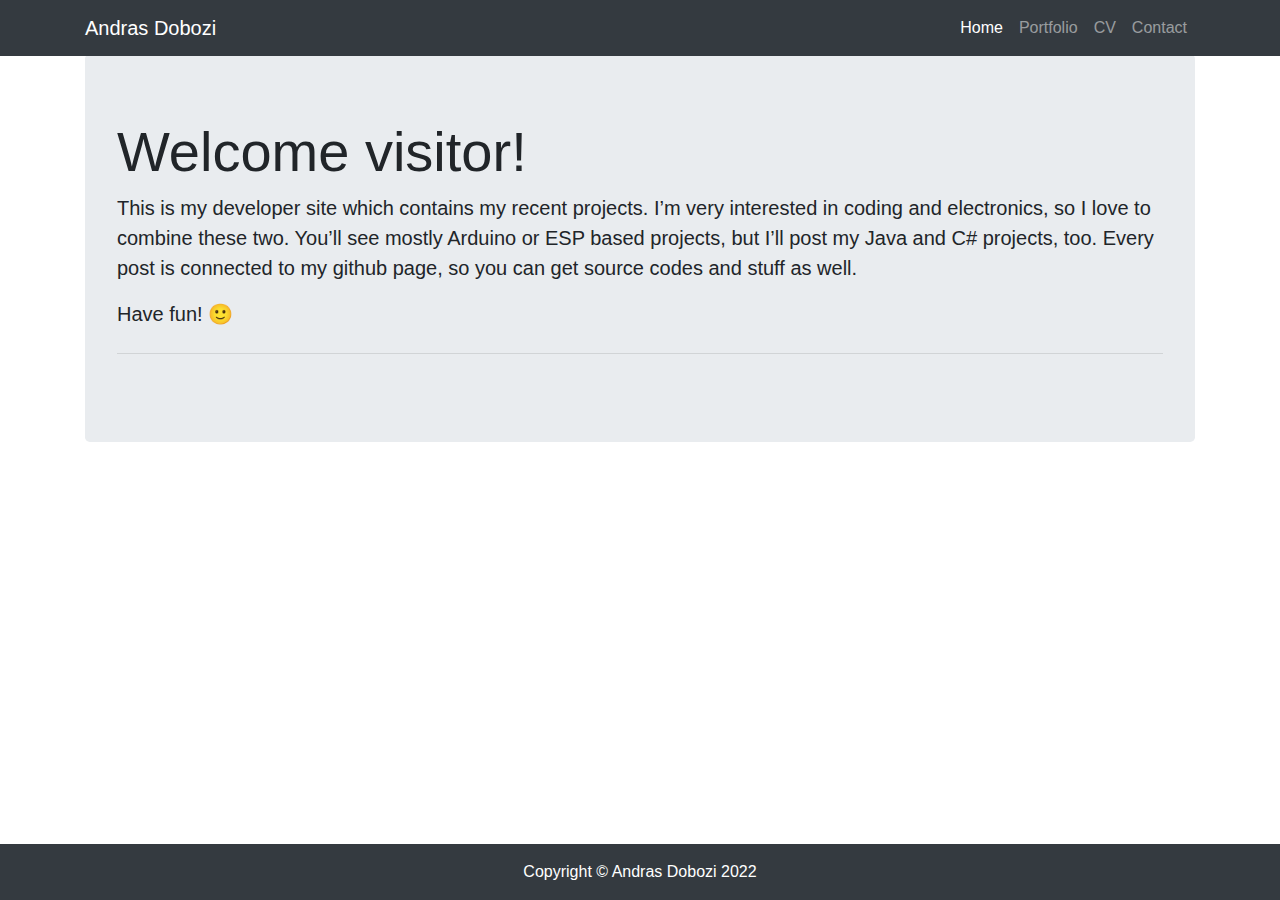
<file: Index.html>
<!doctype html>
<html lang="en">
    <head>
        <meta charset="utf-8">
        <meta name="viewport" content="width=device-width, initial-scale=1, shrink-to-fit=no">
        <title>Andras Dobozi's website</title>

        <link rel="stylesheet" href="https://stackpath.bootstrapcdn.com/bootstrap/4.5.2/css/bootstrap.min.css" integrity="sha384-JcKb8q3iqJ61gNV9KGb8thSsNjpSL0n8PARn9HuZOnIxN0hoP+VmmDGMN5t9UJ0Z" crossorigin="anonymous">
        <link rel="stylesheet" type="text/css" href="css/custom.css">
    </head>
    <body>
        <!--Start Navigation-->
        <nav class="navbar fixed-top navbar-expand-lg navbar-dark bg-dark fixed-top">
            <div class="container">
                <a class="navbar-brand" href="#">Andras Dobozi</a>

                <button class="navbar-toggler navbar-toggler-right" type="button" data-toggle="collapse"
                    data-target="#navbarResponsive" aria-controls="navbarResponsive" aria-expanded="false"
                    aria-label="Toggle navigation">
                    <span class="navbar-toggler-icon"></span>
                </button>

                <div class="collapse navbar-collapse" id="navbarResponsive">
                    <ul class="navbar-nav ml-auto">
                        <li class="nav-item">
                            <a class="nav-link active" href="#">Home</a>
                        </li>
                        <li class="nav-item">
                            <a class="nav-link" href="sites/portfolio.html">Portfolio</a>
                        </li>
                        <li class="nav-item">
                            <a class="nav-link" href="sites/cv.html">CV</a>
                        </li>
                        <li class="nav-item">
                            <a class="nav-link" href="sites/contact.html">Contact</a>
                        </li>
                    </ul>
                </div>
            </div>
        </nav>
        <!--End Navigation-->

        <!--Start Content-->
        <div class="container">
            <div class="jumbotron">
                <h1 class="display-4">Welcome visitor!</h1>
                <p class="lead">This is my developer site which contains my recent projects. I’m very interested in coding and electronics, so I love to combine these two. You’ll see mostly Arduino or ESP based projects, but I’ll post my Java and C# projects, too. Every post is connected to my github page, so you can get source codes and stuff as well.</p>
                <p class="lead">Have fun! 🙂</p>
                <hr class="my-4">
            </div>
        </div>
        <!--End Content-->
        
        <!--Start Footer-->
        <footer class="py-3 bg-dark fixed-bottom">
            <div class="container">
                <p class="m-0 text-center text-white">Copyright &copy; Andras Dobozi 2022</p>
            </div>
        </footer>
        <!--End Footer-->

        <!-- Start Script -->
        <script src="https://code.jquery.com/jquery-3.5.1.slim.min.js" integrity="sha384-DfXdz2htPH0lsSSs5nCTpuj/zy4C+OGpamoFVy38MVBnE+IbbVYUew+OrCXaRkfj" crossorigin="anonymous"></script>
        <script src="https://cdn.jsdelivr.net/npm/popper.js@1.16.1/dist/umd/popper.min.js" integrity="sha384-9/reFTGAW83EW2RDu2S0VKaIzap3H66lZH81PoYlFhbGU+6BZp6G7niu735Sk7lN" crossorigin="anonymous"></script>
        <script src="https://stackpath.bootstrapcdn.com/bootstrap/4.5.2/js/bootstrap.min.js" integrity="sha384-B4gt1jrGC7Jh4AgTPSdUtOBvfO8shuf57BaghqFfPlYxofvL8/KUEfYiJOMMV+rV" crossorigin="anonymous"></script>
        <!-- End Script -->
    </body>
</html>
</file>
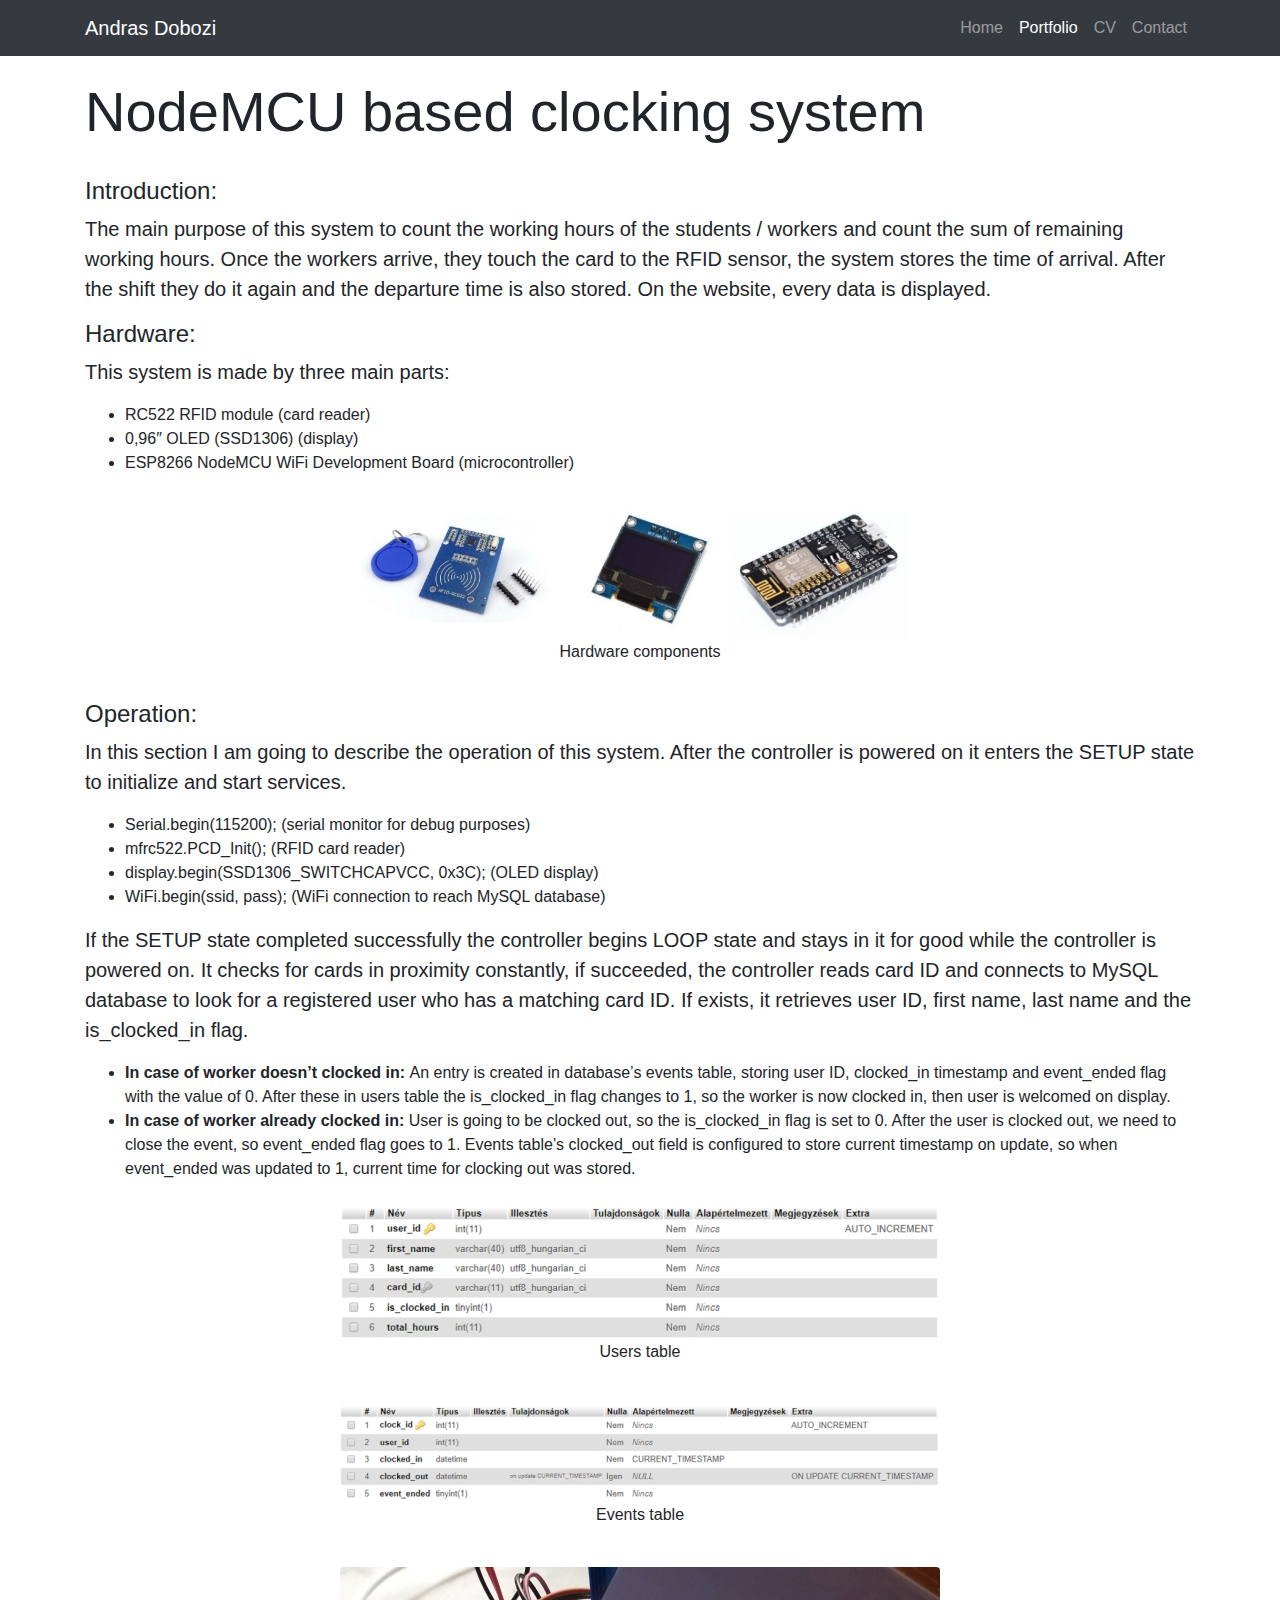
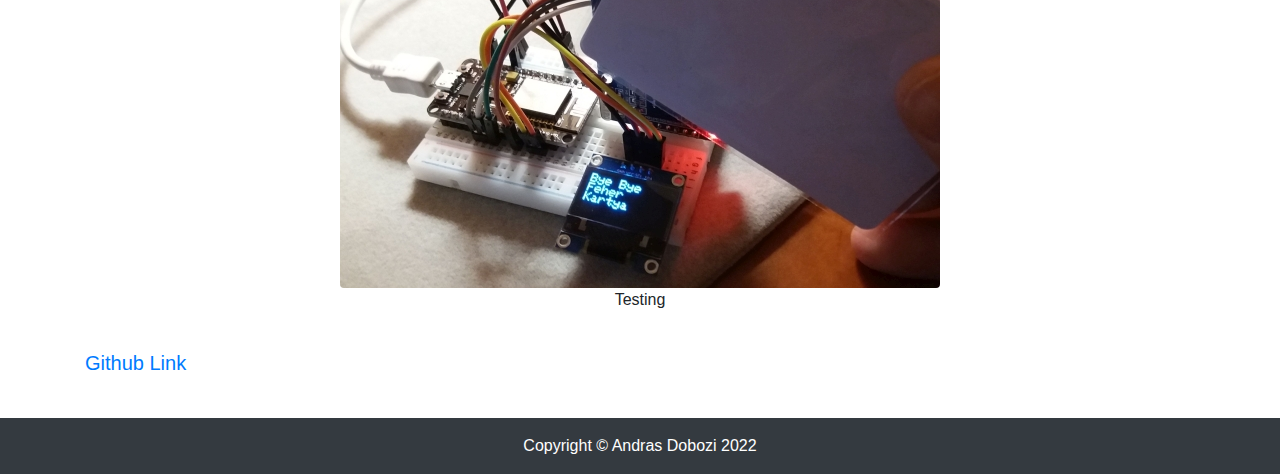
<file: sites/clocking.html>
<!doctype html>
<html lang="en">
    <head>
        <meta charset="utf-8">
        <meta name="viewport" content="width=device-width, initial-scale=1, shrink-to-fit=no">
        <title>Andras Dobozi's website</title>

        <link rel="stylesheet" href="https://stackpath.bootstrapcdn.com/bootstrap/4.5.2/css/bootstrap.min.css" integrity="sha384-JcKb8q3iqJ61gNV9KGb8thSsNjpSL0n8PARn9HuZOnIxN0hoP+VmmDGMN5t9UJ0Z" crossorigin="anonymous">
        <link rel="stylesheet" type="text/css" href="../css/custom.css">
    </head>
    <body>
        <!--Start Navigation-->
        <nav id="header" class="navbar fixed-top navbar-expand-lg navbar-dark bg-dark fixed-top">
            <div class="container">
                <a class="navbar-brand" href="../index.html">Andras Dobozi</a>

                <button class="navbar-toggler navbar-toggler-right" type="button" data-toggle="collapse"
                    data-target="#navbarResponsive" aria-controls="navbarResponsive" aria-expanded="false"
                    aria-label="Toggle navigation">
                    <span class="navbar-toggler-icon"></span>
                </button>

                <div class="collapse navbar-collapse" id="navbarResponsive">
                    <ul class="navbar-nav ml-auto">
                        <li class="nav-item">
                            <a class="nav-link" href="../index.html">Home</a>
                        </li>
                        <li class="nav-item">
                            <a class="nav-link active" href="portfolio.html">Portfolio</a>
                        </li>
                        <li class="nav-item">
                            <a class="nav-link" href="cv.html">CV</a>
                        </li>
                        <li class="nav-item">
                            <a class="nav-link" href="contact.html">Contact</a>
                        </li>
                    </ul>
                </div>
            </div>
        </nav>
        <!--End Navigation-->

        <!--Start Content-->
        <br>
        <div class="container">
            <h1 class="display-4">NodeMCU based clocking system</h1>
            <br>
            <h4>Introduction:</h4>
            <p class="lead">The main purpose of this system to count the working hours of the students / workers and count the sum of remaining working hours. Once the workers arrive, they touch the card to the RFID sensor, the system stores the time of arrival. After the shift they do it again and the departure time is also stored. On the website, every data is displayed.</p>
            <h4>Hardware:</h4>
            <p class="lead">This system is made by three main parts:</p>
            <p class="lead">
                <ul>
                    <li>RC522 RFID module (card reader)</li>
                    <li>0,96″ OLED (SSD1306) (display)</li>
                    <li>ESP8266 NodeMCU WiFi Development Board (microcontroller)</li>
                </ul>
            </p>
            <img id="clocking_1" src="../img/thumb_clocking_1_600px.jpg" alt="Hardware components" class="rounded portfolio-img portfolio-img-pointer">
            <p class="portfolio-img-caption">Hardware components</p>
            <h4>Operation:</h4>
            <p class="lead">In this section I am going to describe the operation of this system. After the controller is powered on it enters the SETUP state to initialize and start services.</p>
            <p class="lead">
                <ul>
                    <li>Serial.begin(115200); (serial monitor for debug purposes)</li>
                    <li>mfrc522.PCD_Init(); (RFID card reader)</li>
                    <li>display.begin(SSD1306_SWITCHCAPVCC, 0x3C); (OLED display)</li>
                    <li>WiFi.begin(ssid, pass); (WiFi connection to reach MySQL database)</li>
                </ul>
            </p>
            <p class="lead">If the SETUP state completed successfully the controller begins LOOP state and stays in it for good while the controller is powered on. It checks for cards in proximity constantly, if succeeded, the controller reads card ID and connects to MySQL database to look for a registered user who has a matching card ID. If exists, it retrieves user ID, first name, last name and the is_clocked_in flag.</p>
            <p class="lead">
                <ul>
                    <li><b>In case of worker doesn’t clocked in: </b>An entry is created in database’s events table, storing user ID, clocked_in timestamp and event_ended flag with the value of 0. After these in users table the is_clocked_in flag changes to 1, so the worker is now clocked in, then user is welcomed on display.</li>
                    <li><b>In case of worker already clocked in: </b>User is going to be clocked out, so the is_clocked_in flag is set to 0. After the user is clocked out, we need to close the event, so event_ended flag goes to 1. Events table’s clocked_out field is configured to store current timestamp on update, so when event_ended was updated to 1, current time for clocking out was stored.</li>
                </ul>
            </p>
            <img id="clocking_2" src="../img/thumb_clocking_2_600px.jpg" alt="Users table" class="rounded portfolio-img portfolio-img-pointer">
            <p class="portfolio-img-caption">Users table</p>
            <img id="clocking_3" src="../img/thumb_clocking_3_600px.jpg" alt="Events table" class="rounded portfolio-img portfolio-img-pointer">
            <p class="portfolio-img-caption">Events table</p>
            <img id="clocking_4" src="../img/thumb_clocking_4_600px.jpg" alt="Testing" class="rounded portfolio-img portfolio-img-pointer">
            <p class="portfolio-img-caption">Testing</p>
            <p class="lead"><a href="https://github.com/dbzmonty/NodeMCU_based_clocking_system" target="_blank">Github Link</a></p>
            <br>
        </div>

        <div id="myModal" class="modal">
            <span class="close">&times;</span>
            <img class="modal-content" id="modal-img">
            <div id="caption"></div>
        </div>
        <!--End Content-->
        
        <!--Start Footer-->
        <footer id="footer" class="py-3 bg-dark">
            <div class="container">
                <p class="m-0 text-center text-white">Copyright &copy; Andras Dobozi 2022</p>
            </div>
        </footer>
        <!--End Footer-->

        <!-- Start Script -->
        <script src="https://code.jquery.com/jquery-3.5.1.slim.min.js" integrity="sha384-DfXdz2htPH0lsSSs5nCTpuj/zy4C+OGpamoFVy38MVBnE+IbbVYUew+OrCXaRkfj" crossorigin="anonymous"></script>
        <script src="https://cdn.jsdelivr.net/npm/popper.js@1.16.1/dist/umd/popper.min.js" integrity="sha384-9/reFTGAW83EW2RDu2S0VKaIzap3H66lZH81PoYlFhbGU+6BZp6G7niu735Sk7lN" crossorigin="anonymous"></script>
        <script src="https://stackpath.bootstrapcdn.com/bootstrap/4.5.2/js/bootstrap.min.js" integrity="sha384-B4gt1jrGC7Jh4AgTPSdUtOBvfO8shuf57BaghqFfPlYxofvL8/KUEfYiJOMMV+rV" crossorigin="anonymous"></script>
        <script src="../script/modal_clocking.js"></script>
        <!-- End Script -->
    </body>
</html>
</file>
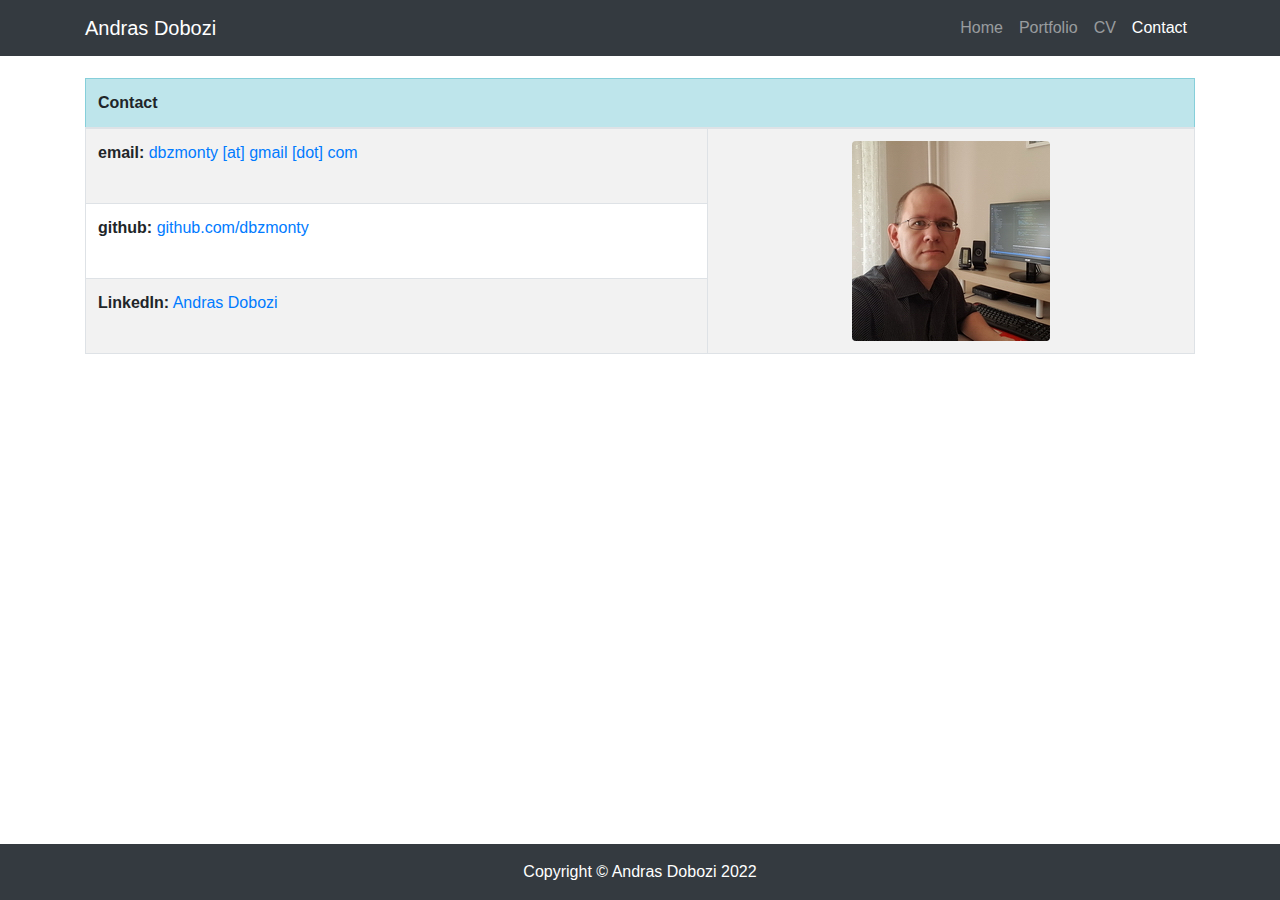
<file: sites/contact.html>
<!doctype html>
<html lang="en">
<head>
    <meta charset="utf-8">
    <meta name="viewport" content="width=device-width, initial-scale=1, shrink-to-fit=no">
    <title>Andras Dobozi's website</title>

    <link rel="stylesheet" href="https://stackpath.bootstrapcdn.com/bootstrap/4.5.2/css/bootstrap.min.css" integrity="sha384-JcKb8q3iqJ61gNV9KGb8thSsNjpSL0n8PARn9HuZOnIxN0hoP+VmmDGMN5t9UJ0Z" crossorigin="anonymous">
    <link rel="stylesheet" type="text/css" href="../css/custom.css">
</head>

<body>
    <!--Start Navigation-->
    <nav class="navbar fixed-top navbar-expand-lg navbar-dark bg-dark fixed-top">
        <div class="container">
            <a class="navbar-brand" href="../index.html">Andras Dobozi</a>

            <button class="navbar-toggler navbar-toggler-right" type="button" data-toggle="collapse"
                data-target="#navbarResponsive" aria-controls="navbarResponsive" aria-expanded="false"
                aria-label="Toggle navigation">
                <span class="navbar-toggler-icon"></span>
            </button>

            <div class="collapse navbar-collapse" id="navbarResponsive">
                <ul class="navbar-nav ml-auto">
                    <li class="nav-item">
                        <a class="nav-link" href="../index.html">Home</a>
                    </li>
                    <li class="nav-item">
                        <a class="nav-link" href="portfolio.html">Portfolio</a>
                    </li>
                    <li class="nav-item">
                        <a class="nav-link" href="cv.html">CV</a>
                    </li>
                    <li class="nav-item">
                        <a class="nav-link active" href="#">Contact</a>
                    </li>
                </ul>
            </div>
        </div>
    </nav>
    <!--End Navigation-->

    <!--Start Content-->
    <br>
    <div class="container">
        <div class="row">
            <div class="col-lg-12 mb-12">
                <table class="table table-striped table-bordered">
                    <thead>
                        <tr class="table-info">
                            <th colspan="2" scope="col">Contact</th>
                        </tr>
                    </thead>
                    <tbody>
                        <tr>
                            <td scope="row"><b>email:</b> <a href="mailto:dbzmonty@gmail.com">dbzmonty [at] gmail [dot] com</a></th>
                            <td rowspan="3"><img src="../img/Me2.jpg" class="rounded mx-auto d-block"
                                    alt="Andras Dobozi"></td>
                        </tr>
                        <tr>
                            <td scope="row"><b>github:</b> <a href="https://github.com/dbzmonty" target="_blank">github.com/dbzmonty</a></th>
                        </tr>
                        <tr>
                            <td scope="row"><b>LinkedIn:</b> <a href="https://www.linkedin.com/in/andras-dobozi/" target="_blank">Andras Dobozi</a></th>
                        </tr>
                    </tbody>
                </table>
            </div>
        </div>
    </div>
    <!--End Content-->

    <!--Start Footer-->
    <footer class="py-3 bg-dark fixed-bottom">
        <div class="container">
            <p class="m-0 text-center text-white">Copyright &copy; Andras Dobozi 2022</p>
        </div>
    </footer>
    <!--End Footer-->

    <!-- Start Script -->
    <script src="https://code.jquery.com/jquery-3.5.1.slim.min.js" integrity="sha384-DfXdz2htPH0lsSSs5nCTpuj/zy4C+OGpamoFVy38MVBnE+IbbVYUew+OrCXaRkfj" crossorigin="anonymous"></script>
    <script src="https://cdn.jsdelivr.net/npm/popper.js@1.16.1/dist/umd/popper.min.js" integrity="sha384-9/reFTGAW83EW2RDu2S0VKaIzap3H66lZH81PoYlFhbGU+6BZp6G7niu735Sk7lN" crossorigin="anonymous"></script>
    <script src="https://stackpath.bootstrapcdn.com/bootstrap/4.5.2/js/bootstrap.min.js" integrity="sha384-B4gt1jrGC7Jh4AgTPSdUtOBvfO8shuf57BaghqFfPlYxofvL8/KUEfYiJOMMV+rV" crossorigin="anonymous"></script>
    <!-- End Script -->
</body>
</html>
</file>
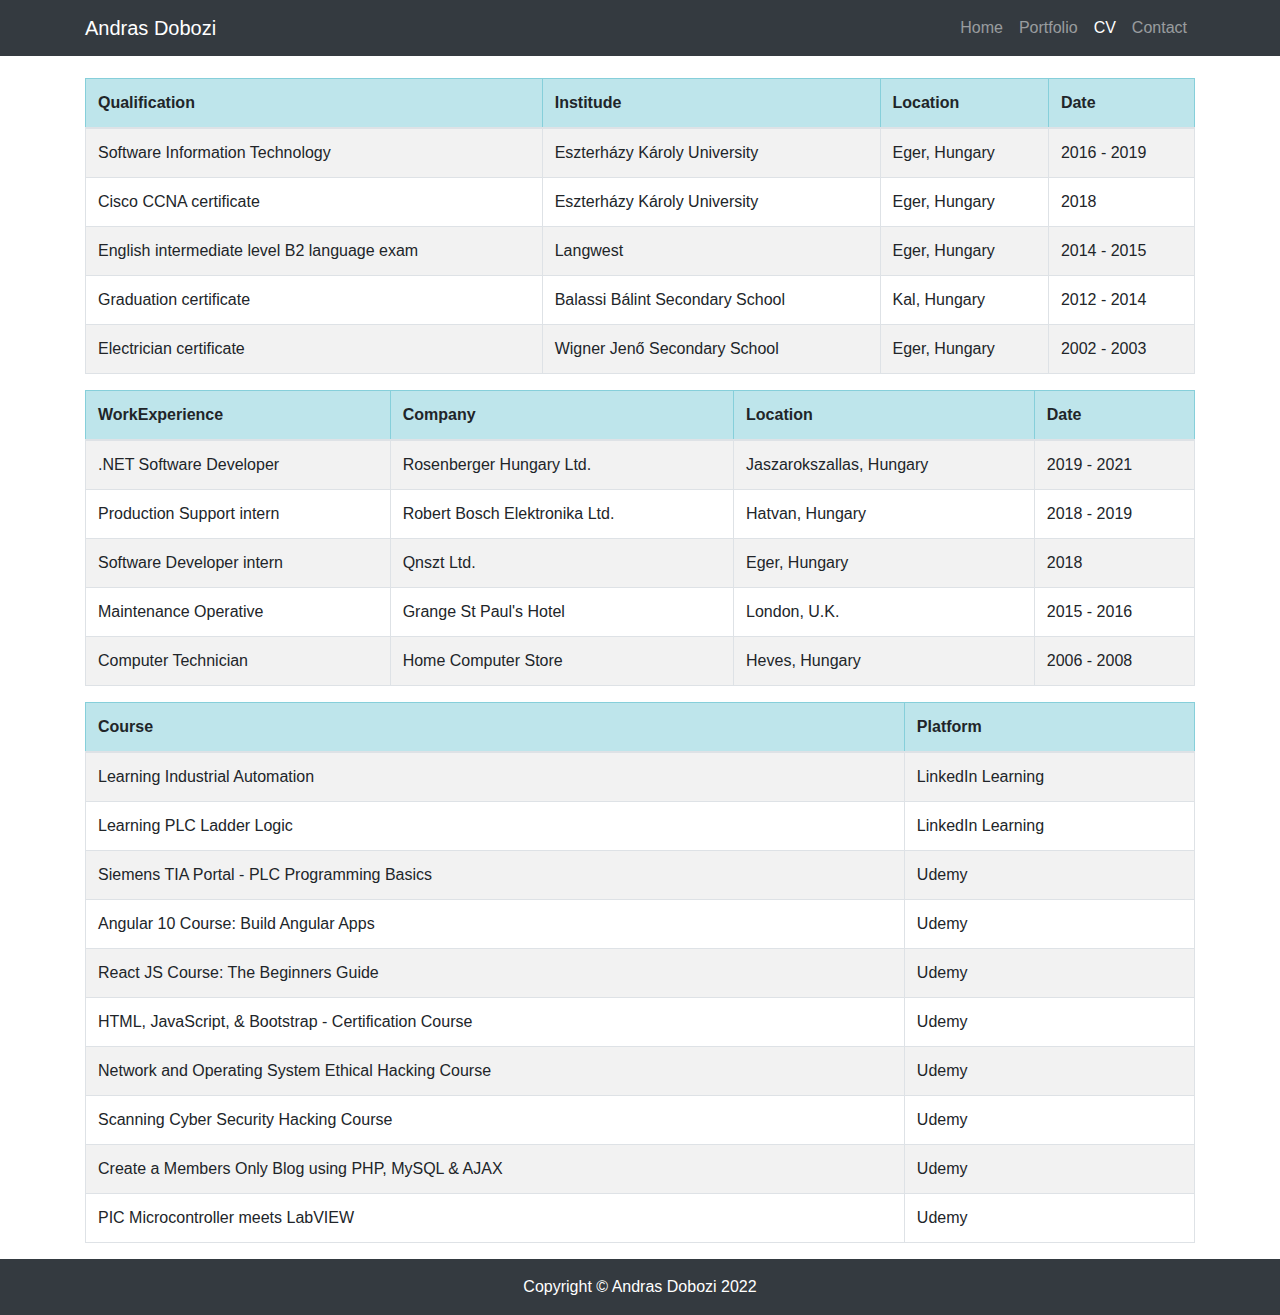
<file: sites/cv.html>
<!doctype html>
<html lang="en">

<head>
    <meta charset="utf-8">
    <meta name="viewport" content="width=device-width, initial-scale=1, shrink-to-fit=no">
    <title>Andras Dobozi's website</title>

    <link rel="stylesheet" href="https://stackpath.bootstrapcdn.com/bootstrap/4.5.2/css/bootstrap.min.css" integrity="sha384-JcKb8q3iqJ61gNV9KGb8thSsNjpSL0n8PARn9HuZOnIxN0hoP+VmmDGMN5t9UJ0Z" crossorigin="anonymous">
    <link rel="stylesheet" type="text/css" href="../css/custom.css">
</head>

<body>
    <!--Start Navigation-->
    <nav class="navbar fixed-top navbar-expand-lg navbar-dark bg-dark fixed-top">
        <div class="container">
            <a class="navbar-brand" href="../index.html">Andras Dobozi</a>

            <button class="navbar-toggler navbar-toggler-right" type="button" data-toggle="collapse"
                data-target="#navbarResponsive" aria-controls="navbarResponsive" aria-expanded="false"
                aria-label="Toggle navigation">
                <span class="navbar-toggler-icon"></span>
            </button>

            <div class="collapse navbar-collapse" id="navbarResponsive">
                <ul class="navbar-nav ml-auto">
                    <li class="nav-item">
                        <a class="nav-link" href="../index.html">Home</a>
                    </li>
                    <li class="nav-item">
                        <a class="nav-link" href="portfolio.html">Portfolio</a>
                    </li>
                    <li class="nav-item">
                        <a class="nav-link active" href="#">CV</a>
                    </li>
                    <li class="nav-item">
                        <a class="nav-link" href="contact.html">Contact</a>
                    </li>
                </ul>
            </div>
        </div>
    </nav>
    <!--End Navigation-->

    <!--Start Content-->
    <br>
    <div class="container">
        <div class="row">
            <div class="col-lg-12 mb-12">
                <table id="tableQualifications" class="table table-striped table-bordered table-hover">
                    <thead></thead>
                    <tbody></tbody>
                </table>
            </div>
        </div>

        <div class="row">
            <div class="col-lg-12 mb-12">
                <table id="tableWorkExperiences" class="table table-striped table-bordered table-hover">
                    <thead></thead>
                    <tbody></tbody>
                </table>
            </div>
        </div>

        <div class="row">
            <div class="col-lg-12 mb-12">
                <table id="tableFinishedCourses" class="table table-striped table-bordered table-hover">
                    <thead></thead>
                    <tbody></tbody>
                </table>
            </div>
        </div>
    </div>
    <!--End Content-->

    <!--Start Footer-->
    <footer class="py-3 bg-dark">
        <div class="container">
            <p class="m-0 text-center text-white">Copyright &copy; Andras Dobozi 2022</p>
        </div>
    </footer>
    <!--End Footer-->

    <!-- Start Script -->
    <script src="https://code.jquery.com/jquery-3.5.1.slim.min.js" integrity="sha384-DfXdz2htPH0lsSSs5nCTpuj/zy4C+OGpamoFVy38MVBnE+IbbVYUew+OrCXaRkfj" crossorigin="anonymous"></script>
    <script src="https://cdn.jsdelivr.net/npm/popper.js@1.16.1/dist/umd/popper.min.js" integrity="sha384-9/reFTGAW83EW2RDu2S0VKaIzap3H66lZH81PoYlFhbGU+6BZp6G7niu735Sk7lN" crossorigin="anonymous"></script>
    <script src="https://stackpath.bootstrapcdn.com/bootstrap/4.5.2/js/bootstrap.min.js" integrity="sha384-B4gt1jrGC7Jh4AgTPSdUtOBvfO8shuf57BaghqFfPlYxofvL8/KUEfYiJOMMV+rV" crossorigin="anonymous"></script>
    <script src="../script/cv.js"></script>
    <!-- End Script -->
</body>

</html>
</file>
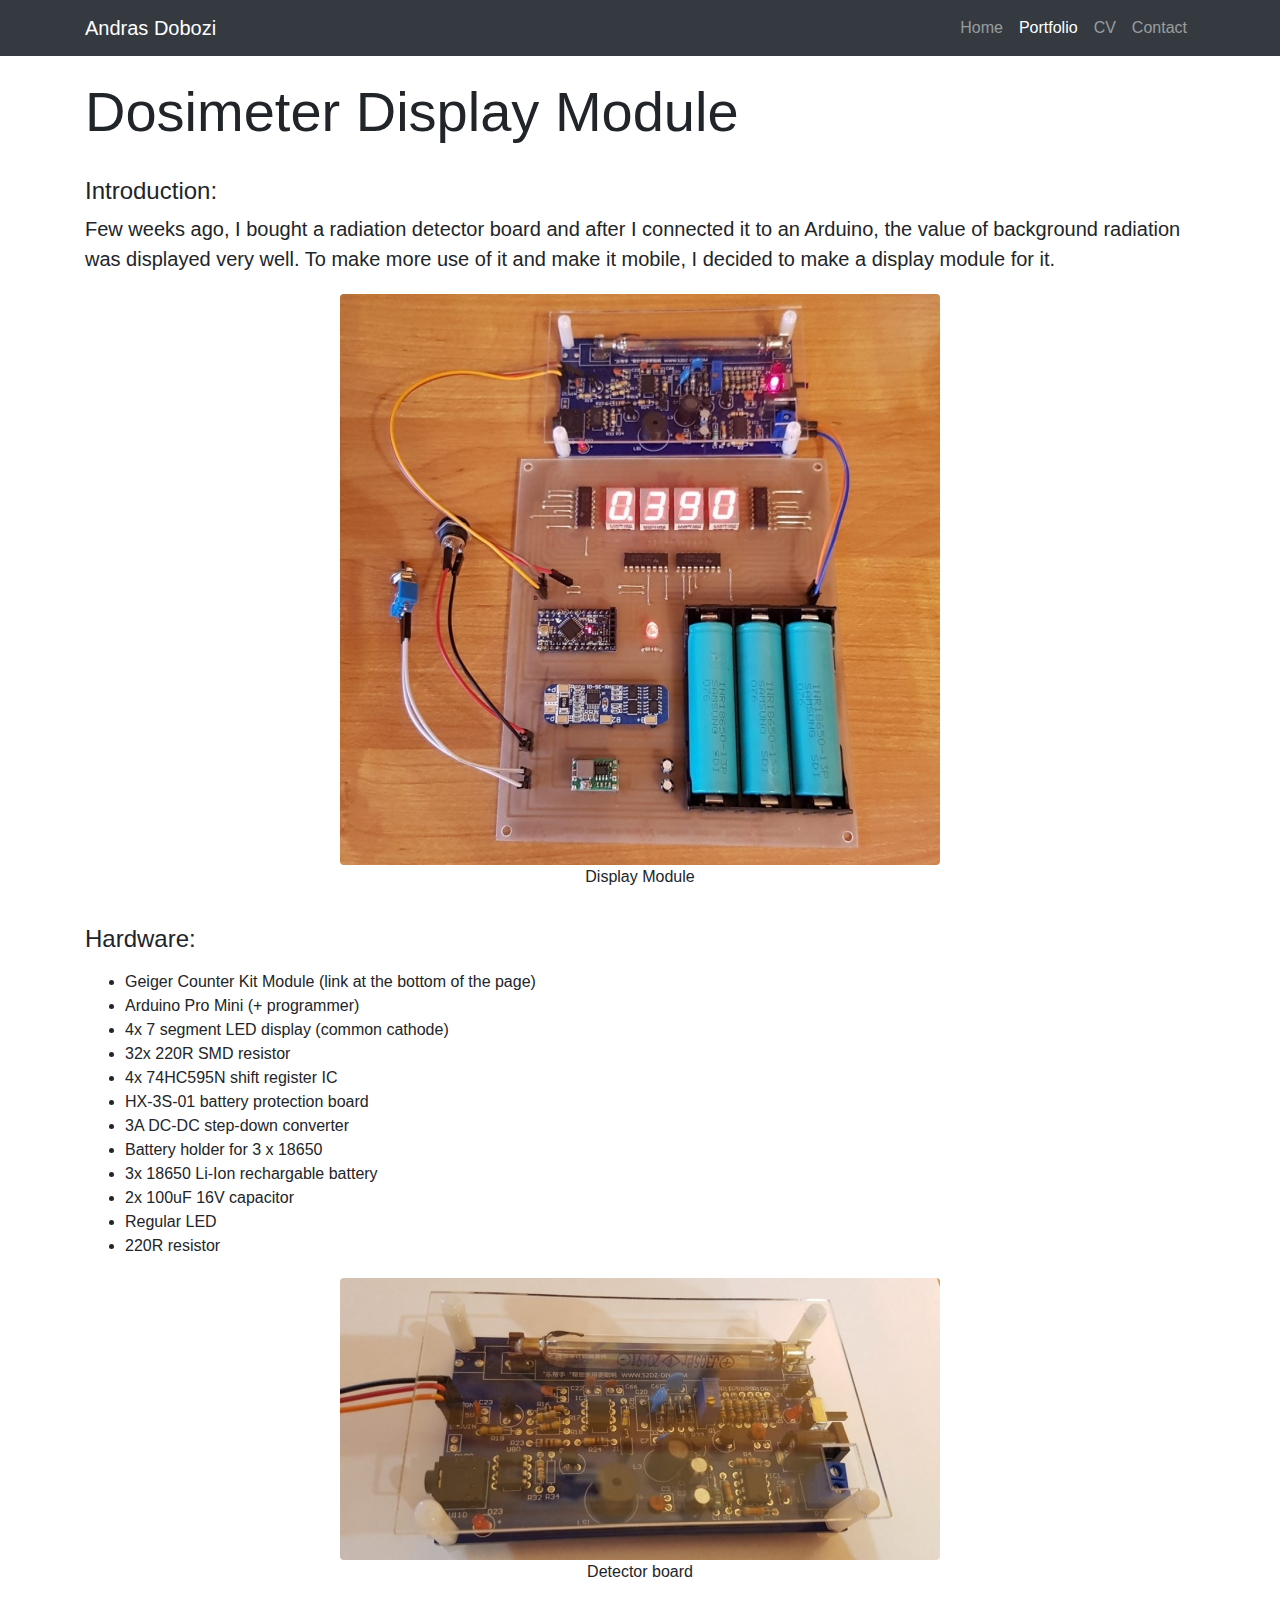
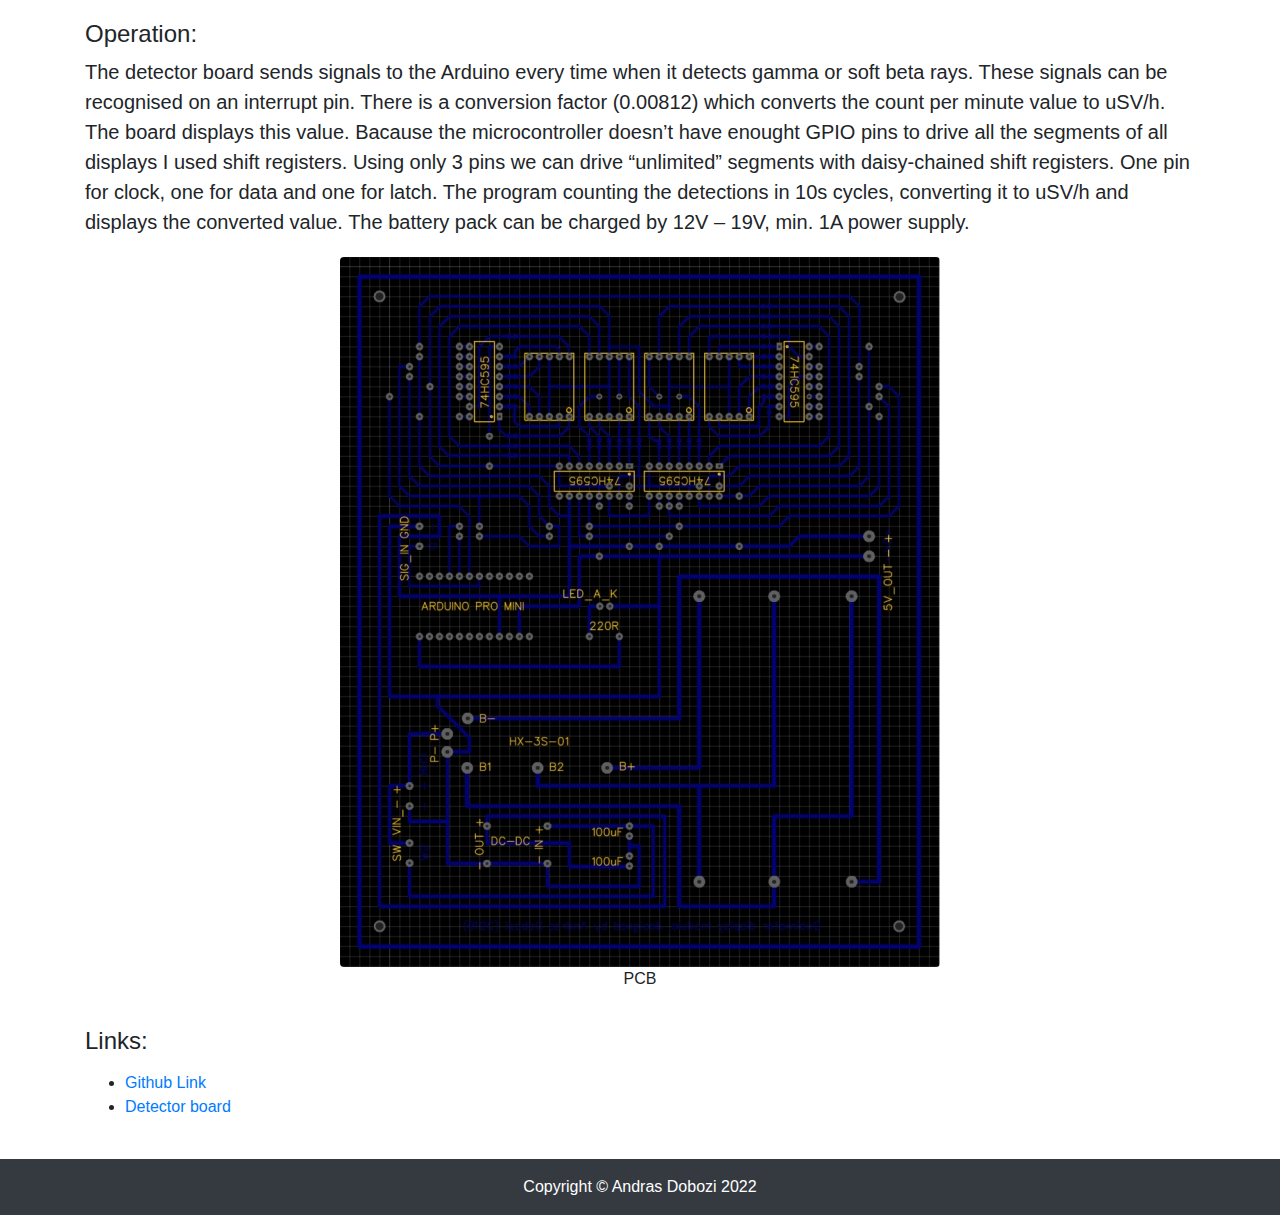
<file: sites/dosimeter.html>
<!doctype html>
<html lang="en">
    <head>
        <meta charset="utf-8">
        <meta name="viewport" content="width=device-width, initial-scale=1, shrink-to-fit=no">
        <title>Andras Dobozi's website</title>

        <link rel="stylesheet" href="https://stackpath.bootstrapcdn.com/bootstrap/4.5.2/css/bootstrap.min.css" integrity="sha384-JcKb8q3iqJ61gNV9KGb8thSsNjpSL0n8PARn9HuZOnIxN0hoP+VmmDGMN5t9UJ0Z" crossorigin="anonymous">
        <link rel="stylesheet" type="text/css" href="../css/custom.css">
    </head>
    <body>
        <!--Start Navigation-->
        <nav id="header" class="navbar fixed-top navbar-expand-lg navbar-dark bg-dark fixed-top">
            <div class="container">
                <a class="navbar-brand" href="../index.html">Andras Dobozi</a>

                <button class="navbar-toggler navbar-toggler-right" type="button" data-toggle="collapse"
                    data-target="#navbarResponsive" aria-controls="navbarResponsive" aria-expanded="false"
                    aria-label="Toggle navigation">
                    <span class="navbar-toggler-icon"></span>
                </button>

                <div class="collapse navbar-collapse" id="navbarResponsive">
                    <ul class="navbar-nav ml-auto">
                        <li class="nav-item">
                            <a class="nav-link" href="../index.html">Home</a>
                        </li>
                        <li class="nav-item">
                            <a class="nav-link active" href="portfolio.html">Portfolio</a>
                        </li>
                        <li class="nav-item">
                            <a class="nav-link" href="cv.html">CV</a>
                        </li>
                        <li class="nav-item">
                            <a class="nav-link" href="contact.html">Contact</a>
                        </li>
                    </ul>
                </div>
            </div>
        </nav>
        <!--End Navigation-->

        <!--Start Content-->
        <br>
        <div class="container">
            <h1 class="display-4">Dosimeter Display Module</h1>
            <br>
            <h4>Introduction:</h4>
            <p class="lead">Few weeks ago, I bought a radiation detector board and after I connected it to an Arduino, the value of background radiation was displayed very well. To make more use of it and make it mobile, I decided to make a display module for it.</p>            
            <img id="dosi_1" src="../img/thumb_dosi_1_600px.jpg" alt="Display Module" class="rounded portfolio-img portfolio-img-pointer">
            <p class="portfolio-img-caption">Display Module</p>
            <h4>Hardware:</h4>
            <p class="lead">
                <ul>
                    <li>Geiger Counter Kit Module (link at the bottom of the page)</li>
                    <li>Arduino Pro Mini (+ programmer)</li>
                    <li>4x 7 segment LED display (common cathode)</li>
                    <li>32x 220R SMD resistor</li>
                    <li>4x 74HC595N shift register IC</li>
                    <li>HX-3S-01 battery protection board</li>
                    <li>3A DC-DC step-down converter</li>
                    <li>Battery holder for 3 x 18650</li>
                    <li>3x 18650 Li-Ion rechargable battery</li>
                    <li>2x 100uF 16V capacitor</li>
                    <li>Regular LED</li>
                    <li>220R resistor</li>
                </ul>
            </p>
            <img id="dosi_2" src="../img/thumb_dosi_2_600px.jpg" alt="Detector board" class="rounded portfolio-img portfolio-img-pointer">
            <p class="portfolio-img-caption">Detector board</p>
            <h4>Operation:</h4>
            <p class="lead">The detector board sends signals to the Arduino every time when it detects gamma or soft beta rays. These signals can be recognised on an interrupt pin. There is a conversion factor (0.00812) which converts the count per minute value to uSV/h. The board displays this value. Bacause the microcontroller doesn’t have enought GPIO pins to drive all the segments of all displays I used shift registers. Using only 3 pins we can drive “unlimited” segments with daisy-chained shift registers. One pin for clock, one for data and one for latch. The program counting the detections in 10s cycles, converting it to uSV/h and displays the converted value. The battery pack can be charged by 12V – 19V, min. 1A power supply.</p>
            <img id="dosi_3" src="../img/thumb_dosi_3_600px.jpg" alt="PCB" class="rounded portfolio-img portfolio-img-pointer">
            <p class="portfolio-img-caption">PCB</p>
            <h4>Links:</h4>
            <p class="lead">
                <ul>
                    <li><a href="https://github.com/dbzmonty/Dosimeter" target="_blank">Github Link</a></li>
                    <li><a href="https://www.banggood.com/Assembled-DIY-Geiger-Counter-Kit-Module-Miller-Tube-GM-Tube-Nuclear-Radiation-Detector-p-1136883.html" target="_blank">Detector board</a></li>
                </ul>
            </p>
            <br>
        </div>

        <div id="myModal" class="modal">
            <span class="close">&times;</span>
            <img class="modal-content" id="modal-img">
            <div id="caption"></div>
        </div>
        <!--End Content-->
        
        <!--Start Footer-->
        <footer id="footer" class="py-3 bg-dark">
            <div class="container">
                <p class="m-0 text-center text-white">Copyright &copy; Andras Dobozi 2022</p>
            </div>
        </footer>
        <!--End Footer-->

        <!-- Start Script -->
        <script src="https://code.jquery.com/jquery-3.5.1.slim.min.js" integrity="sha384-DfXdz2htPH0lsSSs5nCTpuj/zy4C+OGpamoFVy38MVBnE+IbbVYUew+OrCXaRkfj" crossorigin="anonymous"></script>
        <script src="https://cdn.jsdelivr.net/npm/popper.js@1.16.1/dist/umd/popper.min.js" integrity="sha384-9/reFTGAW83EW2RDu2S0VKaIzap3H66lZH81PoYlFhbGU+6BZp6G7niu735Sk7lN" crossorigin="anonymous"></script>
        <script src="https://stackpath.bootstrapcdn.com/bootstrap/4.5.2/js/bootstrap.min.js" integrity="sha384-B4gt1jrGC7Jh4AgTPSdUtOBvfO8shuf57BaghqFfPlYxofvL8/KUEfYiJOMMV+rV" crossorigin="anonymous"></script>
        <script src="../script/modal_dosimeter.js"></script>
        <!-- End Script -->
    </body>
</html>
</file>
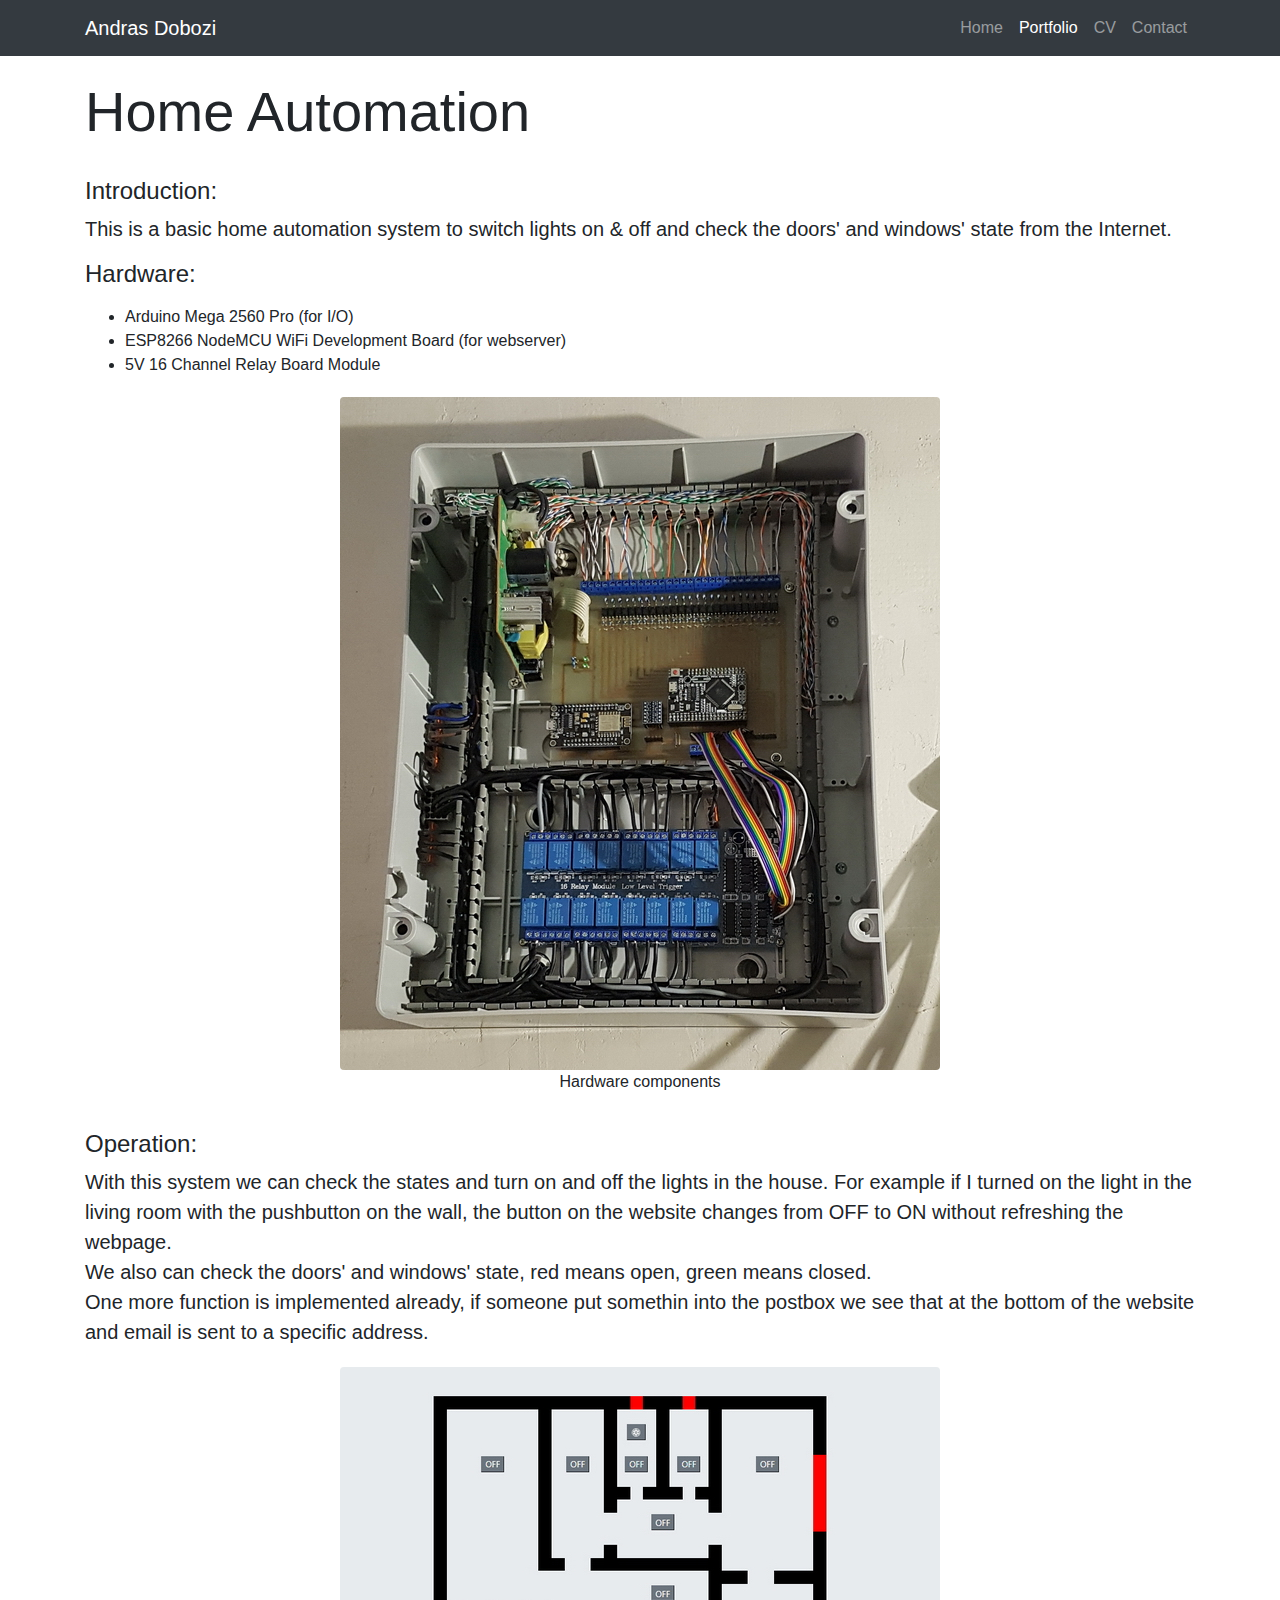
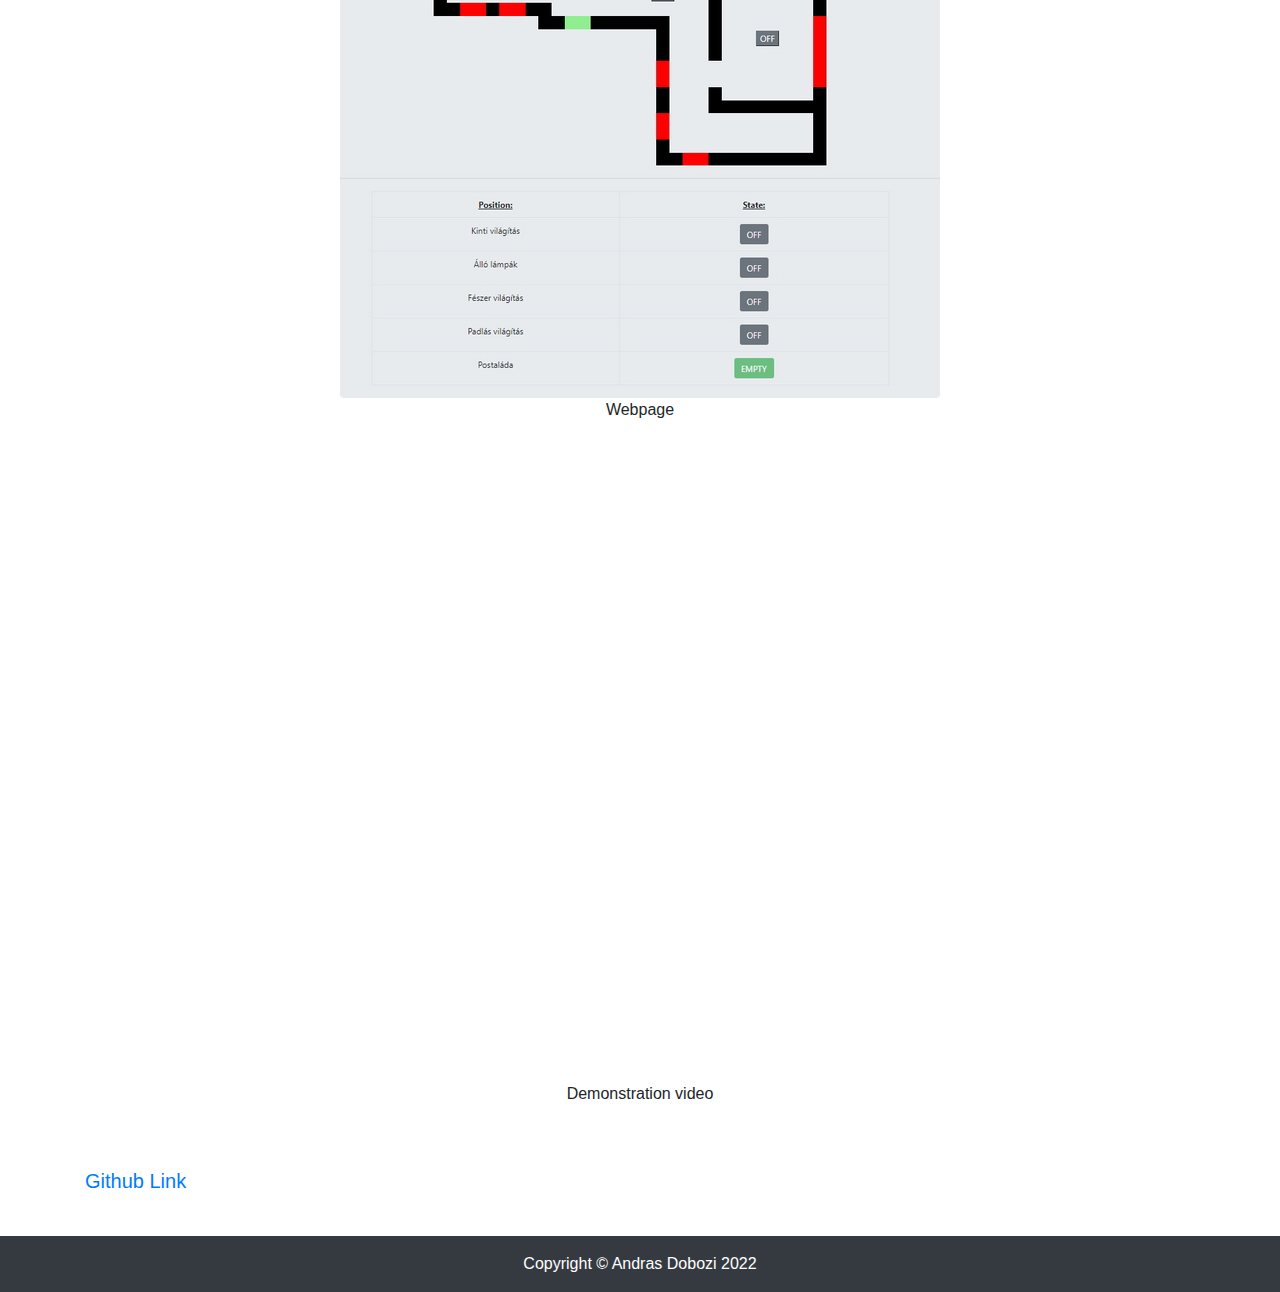
<file: sites/homeautomation.html>
<!doctype html>
<html lang="en">
    <head>
        <meta charset="utf-8">
        <meta name="viewport" content="width=device-width, initial-scale=1, shrink-to-fit=no">
        <title>Andras Dobozi's website</title>

        <link rel="stylesheet" href="https://stackpath.bootstrapcdn.com/bootstrap/4.5.2/css/bootstrap.min.css" integrity="sha384-JcKb8q3iqJ61gNV9KGb8thSsNjpSL0n8PARn9HuZOnIxN0hoP+VmmDGMN5t9UJ0Z" crossorigin="anonymous">
        <link rel="stylesheet" type="text/css" href="../css/custom.css">
    </head>
    <body>
        <!--Start Navigation-->
        <nav id="header" class="navbar fixed-top navbar-expand-lg navbar-dark bg-dark fixed-top">
            <div class="container">
                <a class="navbar-brand" href="../index.html">Andras Dobozi</a>

                <button class="navbar-toggler navbar-toggler-right" type="button" data-toggle="collapse"
                    data-target="#navbarResponsive" aria-controls="navbarResponsive" aria-expanded="false"
                    aria-label="Toggle navigation">
                    <span class="navbar-toggler-icon"></span>
                </button>

                <div class="collapse navbar-collapse" id="navbarResponsive">
                    <ul class="navbar-nav ml-auto">
                        <li class="nav-item">
                            <a class="nav-link" href="../index.html">Home</a>
                        </li>
                        <li class="nav-item">
                            <a class="nav-link active" href="portfolio.html">Portfolio</a>
                        </li>
                        <li class="nav-item">
                            <a class="nav-link" href="cv.html">CV</a>
                        </li>
                        <li class="nav-item">
                            <a class="nav-link" href="contact.html">Contact</a>
                        </li>
                    </ul>
                </div>
            </div>
        </nav>
        <!--End Navigation-->

        <!--Start Content-->
        <br>
        <div class="container">
            <h1 class="display-4">Home Automation</h1>
            <br>
            <h4>Introduction:</h4>
            <p class="lead">This is a basic home automation system to switch lights on & off and check the doors' and windows' state from the Internet.</p>
            <h4>Hardware:</h4>
            <p class="lead">
                <ul>
                    <li>Arduino Mega 2560 Pro (for I/O)</li>
                    <li>ESP8266 NodeMCU WiFi Development Board (for webserver)</li>
                    <li>5V 16 Channel Relay Board Module</li>
                </ul>
            </p>
            <img id="homeautomation_1" src="../img/thumb_homeautomation_1_600px.jpg" alt="Hardware components" class="rounded portfolio-img portfolio-img-pointer">
            <p class="portfolio-img-caption">Hardware components</p>
            <h4>Operation:</h4>
            <p class="lead">With this system we can check the states and turn on and off the lights in the house. For example if I turned on the light in the living room with the pushbutton on the wall, the button on the website changes from OFF to ON without refreshing the webpage.
                <br>We also can check the doors' and windows' state, red means open, green means closed.
                <br>One more function is implemented already, if someone put somethin into the postbox we see that at the bottom of the website and email is sent to a specific address.
            </p>
            <img id="homeautomation_2" src="../img/thumb_homeautomation_2_600px.jpg" alt="Webpage" class="rounded portfolio-img portfolio-img-pointer">
            <p class="portfolio-img-caption">Webpage</p>
            <P class="portfolio-youtube">
                <style>.embed-container { position: relative; padding-bottom: 56.25%; height: 0; overflow: hidden; max-width: 100%; } .embed-container iframe, .embed-container object, .embed-container embed { position: absolute; top: 0; left: 0; width: 100%; height: 100%; }</style><div class='embed-container'><iframe src='https://www.youtube.com/embed/dVEpNQqJ5cg' frameborder='0' allowfullscreen></iframe></div>
            </P>
            <p class="portfolio-img-caption">Demonstration video</p>
            <br>
            <p class="lead"><a href="https://github.com/dbzmonty/Home-Automation" target="_blank">Github Link</a></p>
            <br>
        </div>

        <div id="myModal" class="modal">
            <span class="close">&times;</span>
            <img class="modal-content" id="modal-img">
            <div id="caption"></div>
        </div>
        <!--End Content-->
        
        <!--Start Footer-->
        <footer id="footer" class="py-3 bg-dark">
            <div class="container">
                <p class="m-0 text-center text-white">Copyright &copy; Andras Dobozi 2022</p>
            </div>
        </footer>
        <!--End Footer-->

        <!-- Start Script -->
        <script src="https://code.jquery.com/jquery-3.5.1.slim.min.js" integrity="sha384-DfXdz2htPH0lsSSs5nCTpuj/zy4C+OGpamoFVy38MVBnE+IbbVYUew+OrCXaRkfj" crossorigin="anonymous"></script>
        <script src="https://cdn.jsdelivr.net/npm/popper.js@1.16.1/dist/umd/popper.min.js" integrity="sha384-9/reFTGAW83EW2RDu2S0VKaIzap3H66lZH81PoYlFhbGU+6BZp6G7niu735Sk7lN" crossorigin="anonymous"></script>
        <script src="https://stackpath.bootstrapcdn.com/bootstrap/4.5.2/js/bootstrap.min.js" integrity="sha384-B4gt1jrGC7Jh4AgTPSdUtOBvfO8shuf57BaghqFfPlYxofvL8/KUEfYiJOMMV+rV" crossorigin="anonymous"></script>
        <script src="../script/modal_homeautomation.js"></script>
        <!-- End Script -->
    </body>
</html>
</file>
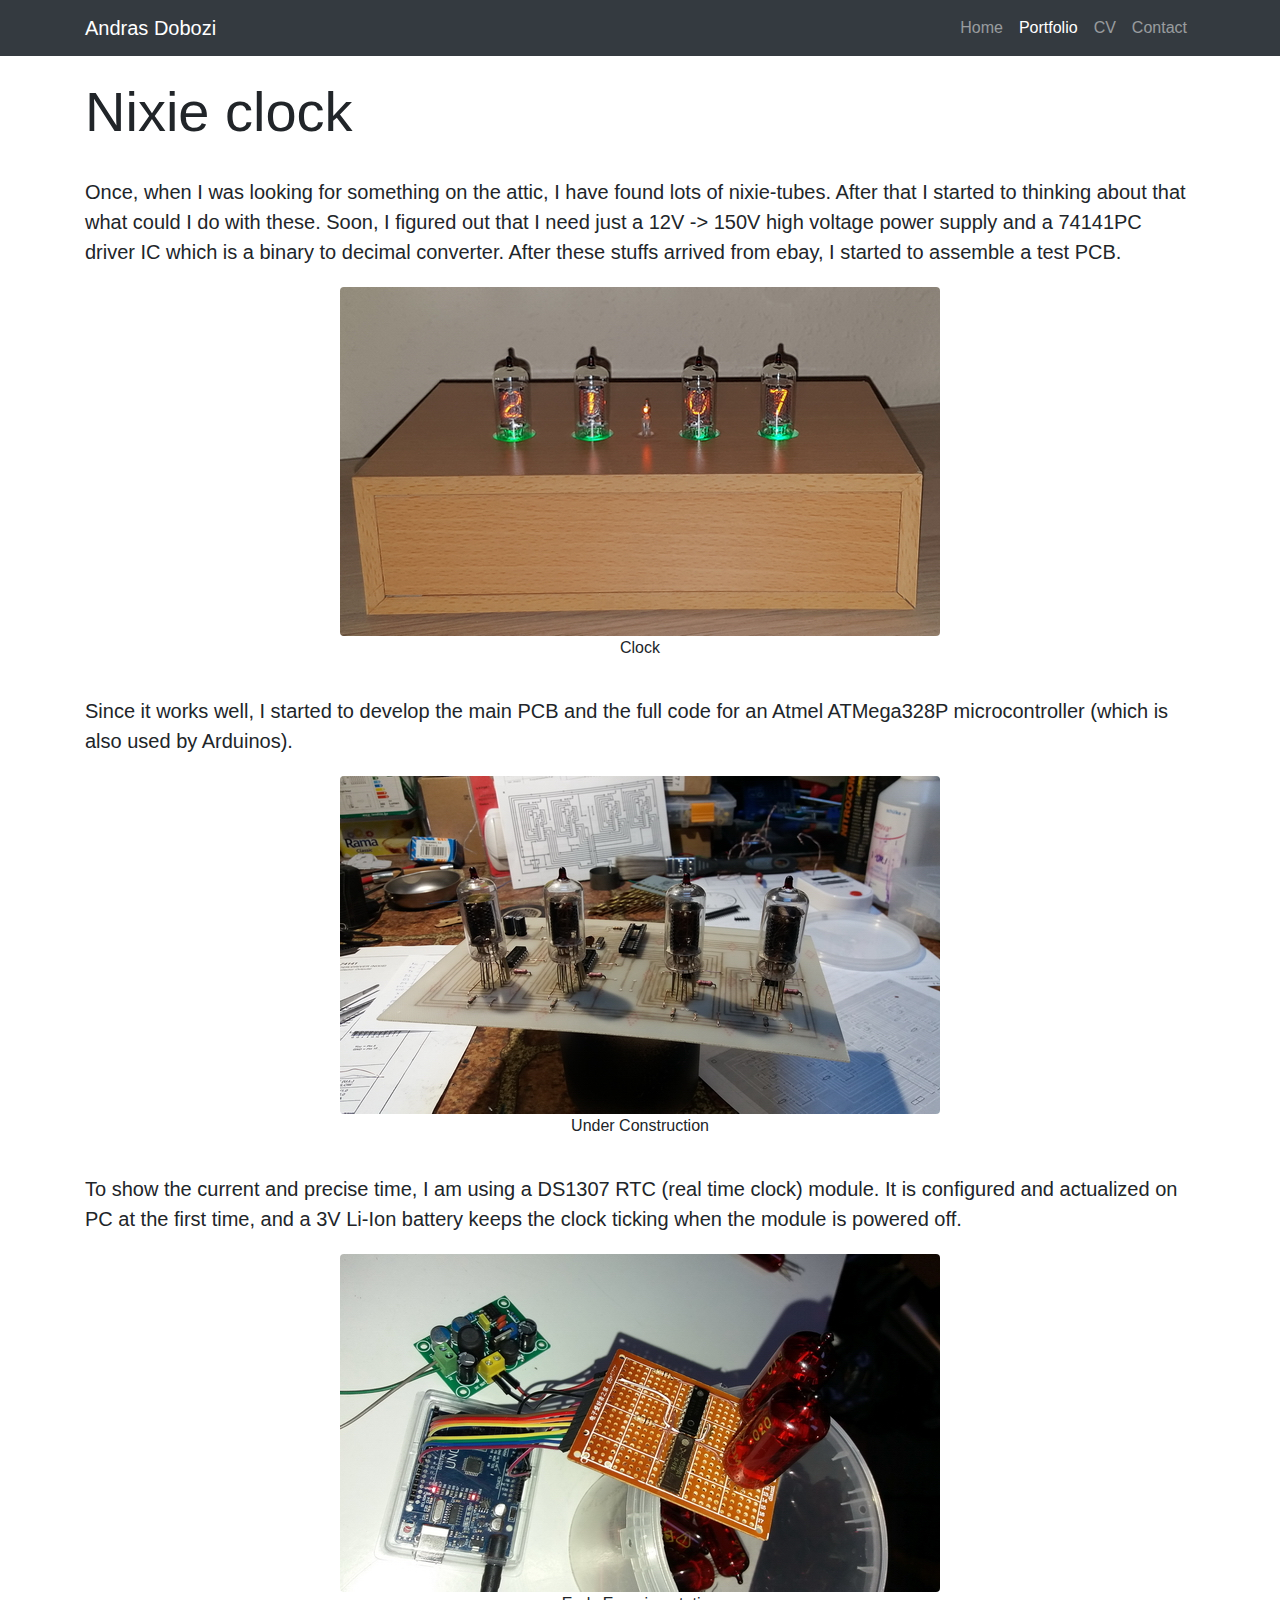
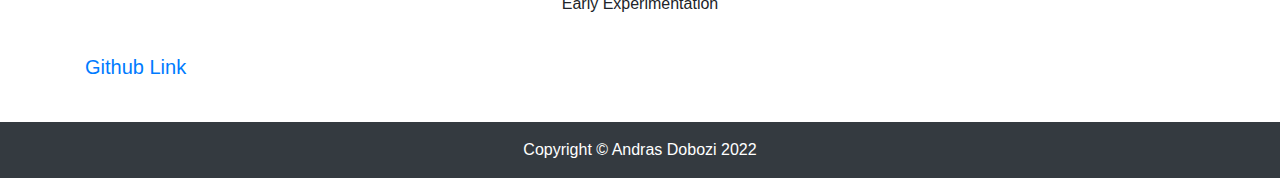
<file: sites/nixie.html>
<!doctype html>
<html lang="en">
    <head>
        <meta charset="utf-8">
        <meta name="viewport" content="width=device-width, initial-scale=1, shrink-to-fit=no">
        <title>Andras Dobozi's website</title>

        <link rel="stylesheet" href="https://stackpath.bootstrapcdn.com/bootstrap/4.5.2/css/bootstrap.min.css" integrity="sha384-JcKb8q3iqJ61gNV9KGb8thSsNjpSL0n8PARn9HuZOnIxN0hoP+VmmDGMN5t9UJ0Z" crossorigin="anonymous">
        <link rel="stylesheet" type="text/css" href="../css/custom.css">
    </head>
    <body>
        <!--Start Navigation-->
        <nav id="header" class="navbar fixed-top navbar-expand-lg navbar-dark bg-dark fixed-top">
            <div class="container">
                <a class="navbar-brand" href="../index.html">Andras Dobozi</a>

                <button class="navbar-toggler navbar-toggler-right" type="button" data-toggle="collapse"
                    data-target="#navbarResponsive" aria-controls="navbarResponsive" aria-expanded="false"
                    aria-label="Toggle navigation">
                    <span class="navbar-toggler-icon"></span>
                </button>

                <div class="collapse navbar-collapse" id="navbarResponsive">
                    <ul class="navbar-nav ml-auto">
                        <li class="nav-item">
                            <a class="nav-link" href="../index.html">Home</a>
                        </li>
                        <li class="nav-item">
                            <a class="nav-link active" href="portfolio.html">Portfolio</a>
                        </li>
                        <li class="nav-item">
                            <a class="nav-link" href="cv.html">CV</a>
                        </li>
                        <li class="nav-item">
                            <a class="nav-link" href="contact.html">Contact</a>
                        </li>
                    </ul>
                </div>
            </div>
        </nav>
        <!--End Navigation-->

        <!--Start Content-->
        <br>
        <div class="container">
            <h1 class="display-4">Nixie clock</h1>
            <br>
            <p class="lead">Once, when I was looking for something on the attic, I have found lots of nixie-tubes. After that I started to thinking about that what could I do with these. Soon, I figured out that I need just a 12V -> 150V high voltage power supply and a 74141PC driver IC which is a binary to decimal converter. After these stuffs arrived from ebay, I started to assemble a test PCB.</p>            
            <img id="nixie_1" src="../img/thumb_nixie_1_600px.jpg" alt="Clock" class="rounded portfolio-img portfolio-img-pointer">
            <p class="portfolio-img-caption">Clock</p>
            <p class="lead">Since it works well, I started to develop the main PCB and the full code for an Atmel ATMega328P microcontroller (which is also used by Arduinos).</p>                        
            <img id="nixie_2" src="../img/thumb_nixie_2_600px.jpg" alt="Under Construction" class="rounded portfolio-img portfolio-img-pointer">
            <p class="portfolio-img-caption">Under Construction</p>
            <p class="lead">To show the current and precise time, I am using a DS1307 RTC (real time clock) module. It is configured and actualized on PC at the first time, and a 3V Li-Ion battery keeps the clock ticking when the module is powered off.</p>            
            <img id="nixie_3" src="../img/thumb_nixie_3_600px.jpg" alt="Early Experimentation" class="rounded portfolio-img portfolio-img-pointer">
            <p class="portfolio-img-caption">Early Experimentation</p>
            <p class="lead"><a href="https://github.com/dbzmonty/Nixie_Clock" target="_blank">Github Link</a></p>
            <br>
        </div>

        <div id="myModal" class="modal">
            <span class="close">&times;</span>
            <img class="modal-content" id="modal-img">
            <div id="caption"></div>
        </div>
        <!--End Content-->
        
        <!--Start Footer-->
        <footer id="footer" class="py-3 bg-dark">
            <div class="container">
                <p class="m-0 text-center text-white">Copyright &copy; Andras Dobozi 2022</p>
            </div>
        </footer>
        <!--End Footer-->

        <!-- Start Script -->
        <script src="https://code.jquery.com/jquery-3.5.1.slim.min.js" integrity="sha384-DfXdz2htPH0lsSSs5nCTpuj/zy4C+OGpamoFVy38MVBnE+IbbVYUew+OrCXaRkfj" crossorigin="anonymous"></script>
        <script src="https://cdn.jsdelivr.net/npm/popper.js@1.16.1/dist/umd/popper.min.js" integrity="sha384-9/reFTGAW83EW2RDu2S0VKaIzap3H66lZH81PoYlFhbGU+6BZp6G7niu735Sk7lN" crossorigin="anonymous"></script>
        <script src="https://stackpath.bootstrapcdn.com/bootstrap/4.5.2/js/bootstrap.min.js" integrity="sha384-B4gt1jrGC7Jh4AgTPSdUtOBvfO8shuf57BaghqFfPlYxofvL8/KUEfYiJOMMV+rV" crossorigin="anonymous"></script>
        <script src="../script/modal_nixie.js"></script>
        <!-- End Script -->
    </body>
</html>
</file>
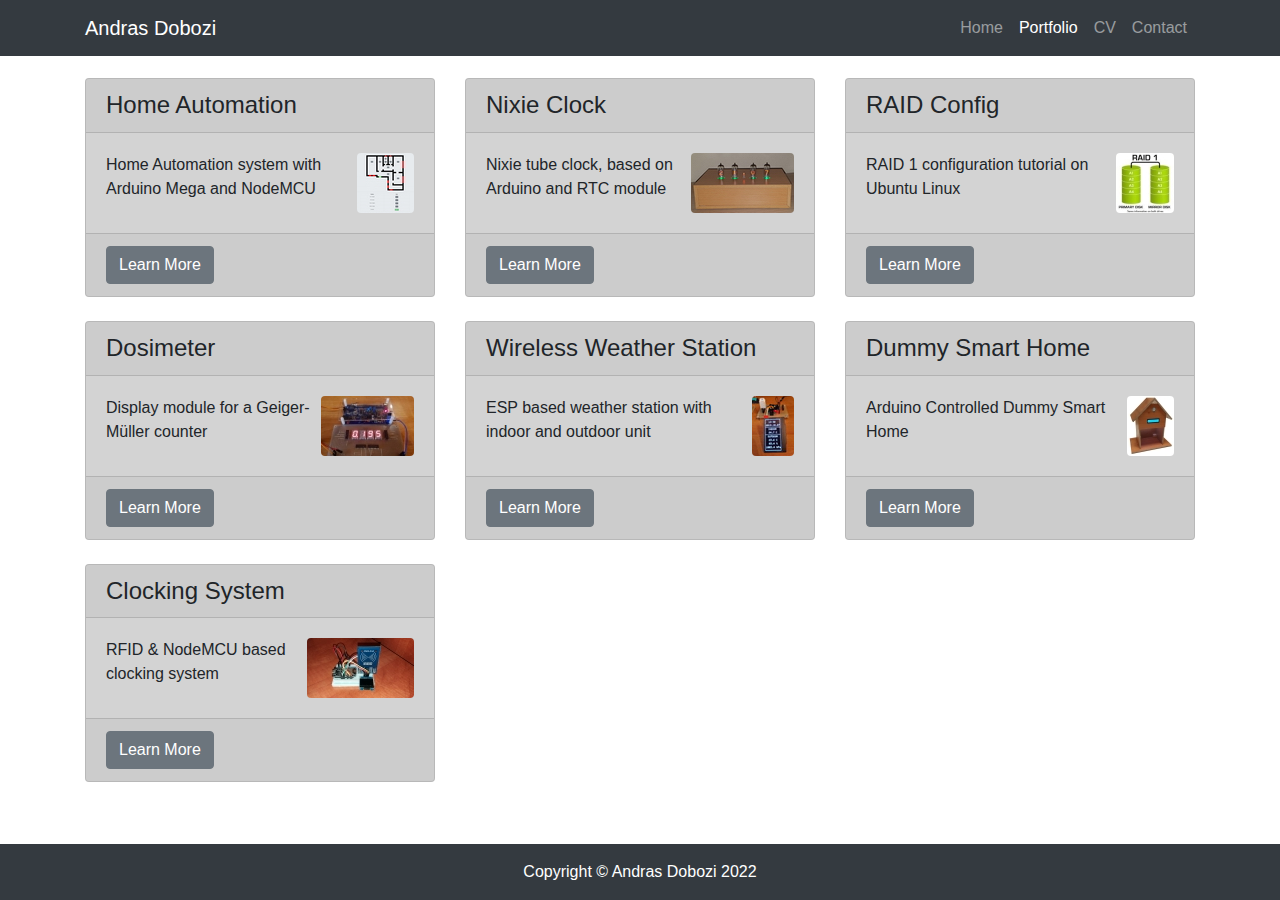
<file: sites/portfolio.html>
<!doctype html>
<html lang="en">
<head>
    <meta charset="utf-8">
    <meta name="viewport" content="width=device-width, initial-scale=1, shrink-to-fit=no">
    <title>Andras Dobozi's website</title>

    <link rel="stylesheet" href="https://stackpath.bootstrapcdn.com/bootstrap/4.5.2/css/bootstrap.min.css" integrity="sha384-JcKb8q3iqJ61gNV9KGb8thSsNjpSL0n8PARn9HuZOnIxN0hoP+VmmDGMN5t9UJ0Z" crossorigin="anonymous">
    <link rel="stylesheet" type="text/css" href="../css/custom.css">
</head>

<body>
    <!--Start Navigation-->
    <nav class="navbar fixed-top navbar-expand-lg navbar-dark bg-dark fixed-top">
        <div class="container">
            <a class="navbar-brand" href="../index.html">Andras Dobozi</a>

            <button class="navbar-toggler navbar-toggler-right" type="button" data-toggle="collapse"
                data-target="#navbarResponsive" aria-controls="navbarResponsive" aria-expanded="false"
                aria-label="Toggle navigation">
                <span class="navbar-toggler-icon"></span>
            </button>

            <div class="collapse navbar-collapse" id="navbarResponsive">
                <ul class="navbar-nav ml-auto">
                    <li class="nav-item">
                        <a class="nav-link" href="../index.html">Home</a>
                    </li>
                    <li class="nav-item">
                        <a class="nav-link active" href="#">Portfolio</a>
                    </li>
                    <li class="nav-item">
                        <a class="nav-link" href="cv.html">CV</a>
                    </li>
                    <li class="nav-item">
                        <a class="nav-link" href="contact.html">Contact</a>
                    </li>
                </ul>
            </div>
        </div>
    </nav>
    <!--End Navigation-->

    <!--Start Content-->
    <br>
    <div class="container">
        <div class="row">
            <div class="col-lg-4 mb-4">
                <div class="card h-100">
                    <h4 class="card-header">Home Automation</h4>
                    <div class="card-body">
                        <a href="homeautomation.html"><img src="../img/thumb_homeautomation_60px.jpg" class="rounded float-right"></a>
                        <p class="card-text">Home Automation system with Arduino Mega and NodeMCU</p>
                    </div>
                    <div class="card-footer">
                        <a href="homeautomation.html" class="btn btn-secondary">Learn More</a>
                    </div>
                </div>
            </div>

            <div class="col-lg-4 mb-4">
                <div class="card h-100">
                    <h4 class="card-header">Nixie Clock</h4>
                    <div class="card-body">
                        <a href="nixie.html"><img src="../img/thumb_nixie_60px.jpg" class="rounded float-right"></a>
                        <p class="card-text">Nixie tube clock, based on Arduino and RTC module</p>
                    </div>
                    <div class="card-footer">
                        <a href="nixie.html" class="btn btn-secondary">Learn More</a>
                    </div>
                </div>
            </div>

            <div class="col-lg-4 mb-4">
                <div class="card h-100">
                    <h4 class="card-header">RAID Config</h4>
                    <div class="card-body">
                        <a href="raid.html"><img src="../img/thumb_raid_60px.jpg" class="rounded float-right"></a>
                        <p class="card-text">RAID 1 configuration tutorial on Ubuntu Linux</p>
                    </div>
                    <div class="card-footer">
                        <a href="raid.html" class="btn btn-secondary">Learn More</a>
                    </div>
                </div>
            </div>
        </div>

        <div class="row">
            <div class="col-lg-4 mb-4">
                <div class="card h-100">
                    <h4 class="card-header">Dosimeter</h4>
                    <div class="card-body">
                        <a href="dosimeter.html"><img src="../img/thumb_dosi_60px.jpg" class="rounded float-right"></a>
                        <p class="card-text">Display module for a Geiger-Müller counter</p>
                    </div>
                    <div class="card-footer">
                        <a href="dosimeter.html" class="btn btn-secondary">Learn More</a>
                    </div>
                </div>
            </div>

            <div class="col-lg-4 mb-4">
                <div class="card h-100">
                    <h4 class="card-header">Wireless Weather Station</h4>
                    <div class="card-body">
                        <a href="weather.html"><img src="../img/thumb_weather_60px.jpg" class="rounded float-right"></a>
                        <p class="card-text">ESP based weather station with indoor and outdoor unit</p>
                    </div>
                    <div class="card-footer">
                        <a href="weather.html" class="btn btn-secondary">Learn More</a>
                    </div>
                </div>
            </div>

            <div class="col-lg-4 mb-4">
                <div class="card h-100">
                    <h4 class="card-header">Dummy Smart Home</h4>
                    <div class="card-body">
                        <a href="smarthome.html"><img src="../img/thumb_smarthome_60px.jpg" class="rounded float-right"></a>
                        <p class="card-text">Arduino Controlled Dummy Smart Home</p>
                    </div>
                    <div class="card-footer">
                        <a href="smarthome.html" class="btn btn-secondary">Learn More</a>
                    </div>
                </div>
            </div>
        </div>

        <div class="row">
            <div class="col-lg-4 mb-4">
                <div class="card h-100">
                    <h4 class="card-header">Clocking System</h4>
                    <div class="card-body">
                        <a href="clocking.html"><img src="../img/thumb_clocking_60px.jpg" class="rounded float-right"></a>
                        <p class="card-text">RFID & NodeMCU based clocking system</p>
                    </div>
                    <div class="card-footer">
                        <a href="clocking.html" class="btn btn-secondary">Learn More</a>
                    </div>
                </div>
            </div>
        </div>
    </div>
    <!--End Content-->

    <!--Start Footer-->
    <footer class="py-3 bg-dark fixed-bottom">
        <div class="container">
            <p class="m-0 text-center text-white">Copyright &copy; Andras Dobozi 2022</p>
        </div>
    </footer>
    <!--End Footer-->

    <!-- Start Script -->
    <script src="https://code.jquery.com/jquery-3.5.1.slim.min.js" integrity="sha384-DfXdz2htPH0lsSSs5nCTpuj/zy4C+OGpamoFVy38MVBnE+IbbVYUew+OrCXaRkfj" crossorigin="anonymous"></script>
    <script src="https://cdn.jsdelivr.net/npm/popper.js@1.16.1/dist/umd/popper.min.js" integrity="sha384-9/reFTGAW83EW2RDu2S0VKaIzap3H66lZH81PoYlFhbGU+6BZp6G7niu735Sk7lN" crossorigin="anonymous"></script>
    <script src="https://stackpath.bootstrapcdn.com/bootstrap/4.5.2/js/bootstrap.min.js" integrity="sha384-B4gt1jrGC7Jh4AgTPSdUtOBvfO8shuf57BaghqFfPlYxofvL8/KUEfYiJOMMV+rV" crossorigin="anonymous"></script>
    <!-- End Script -->
</body>
</html>
</file>
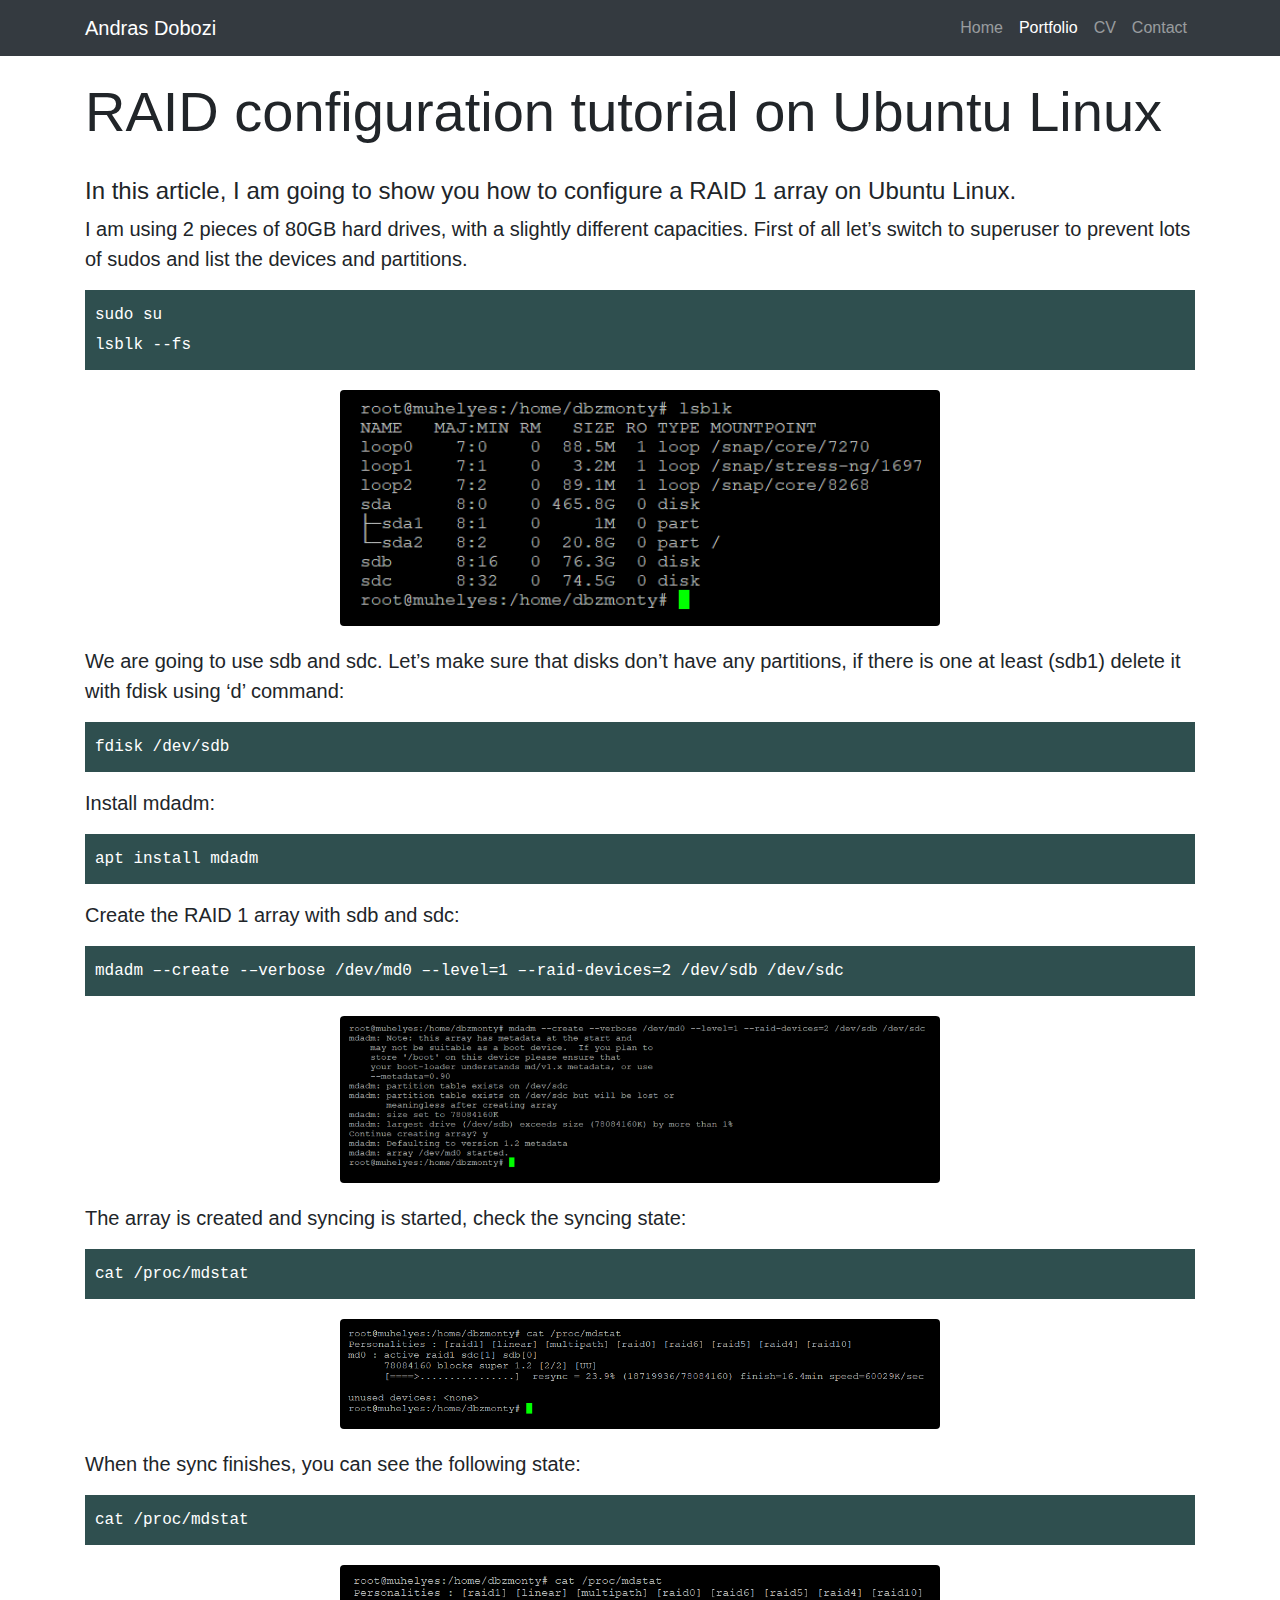
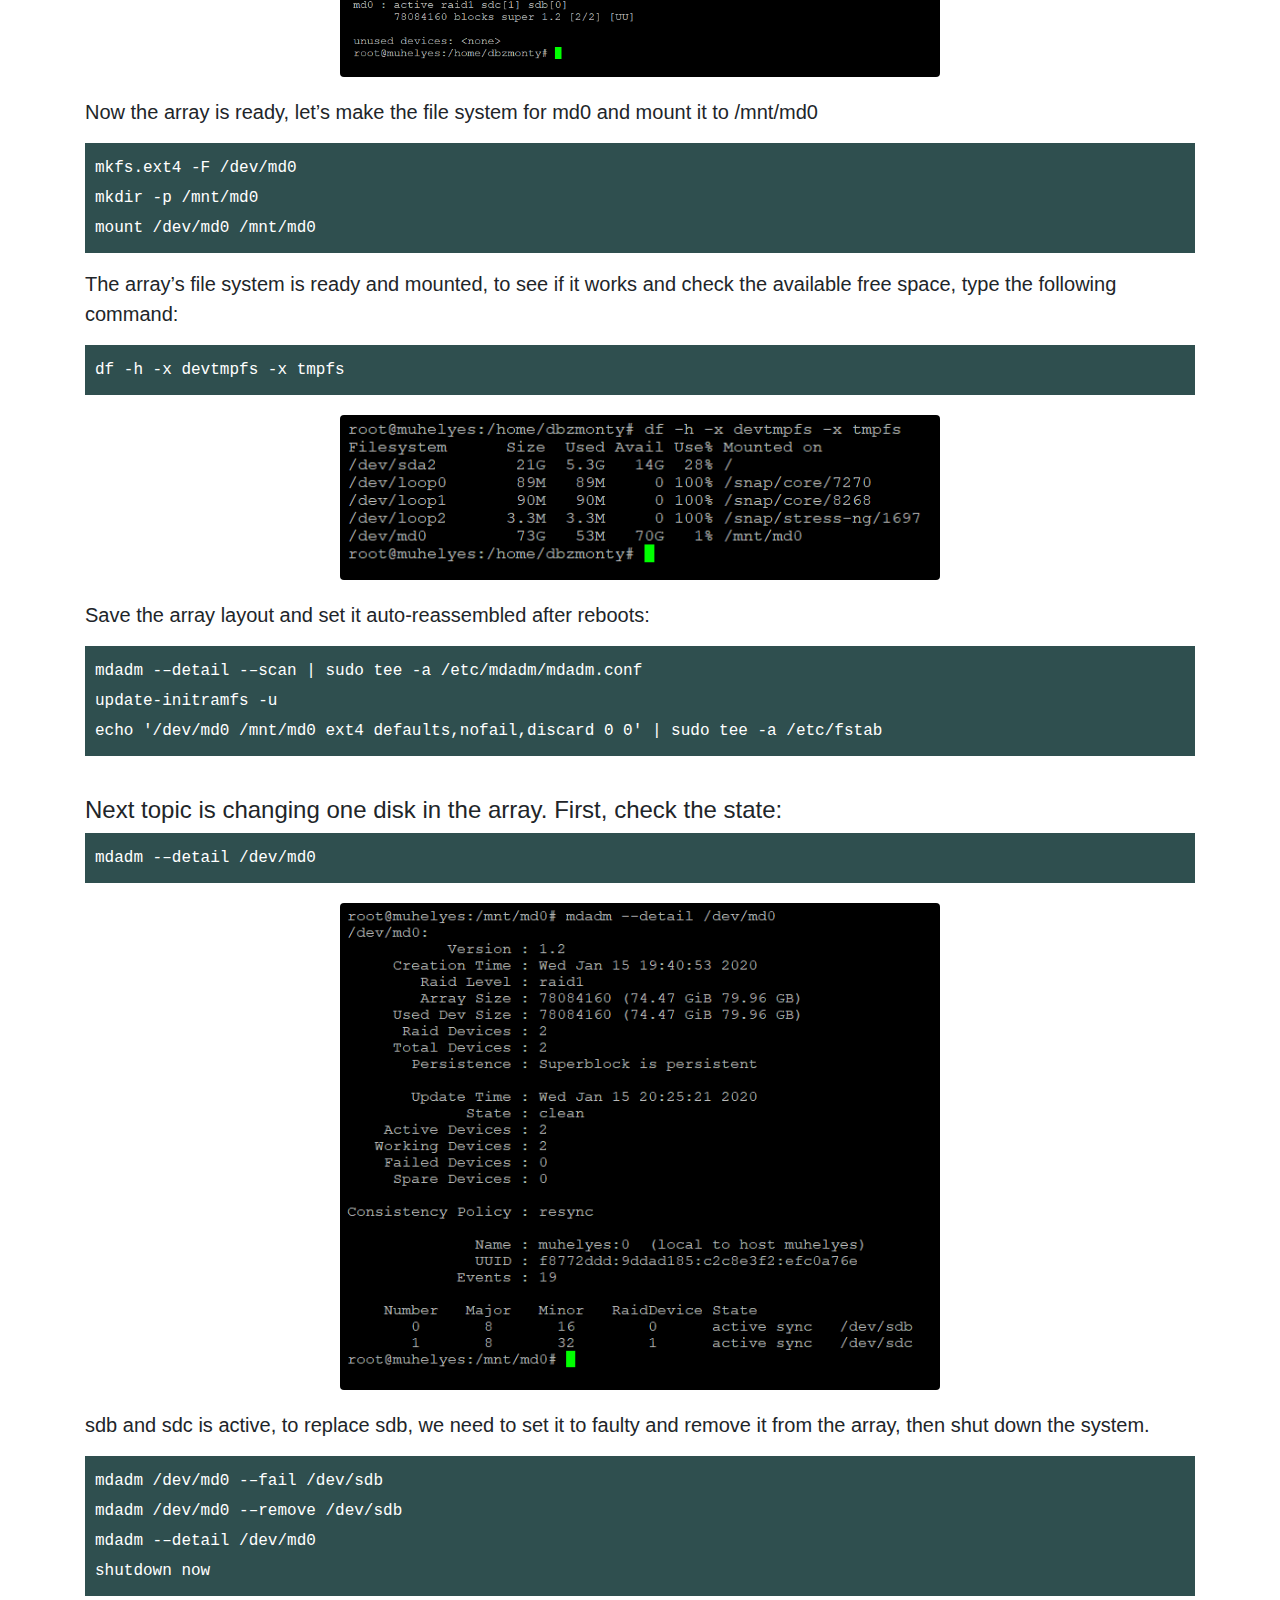
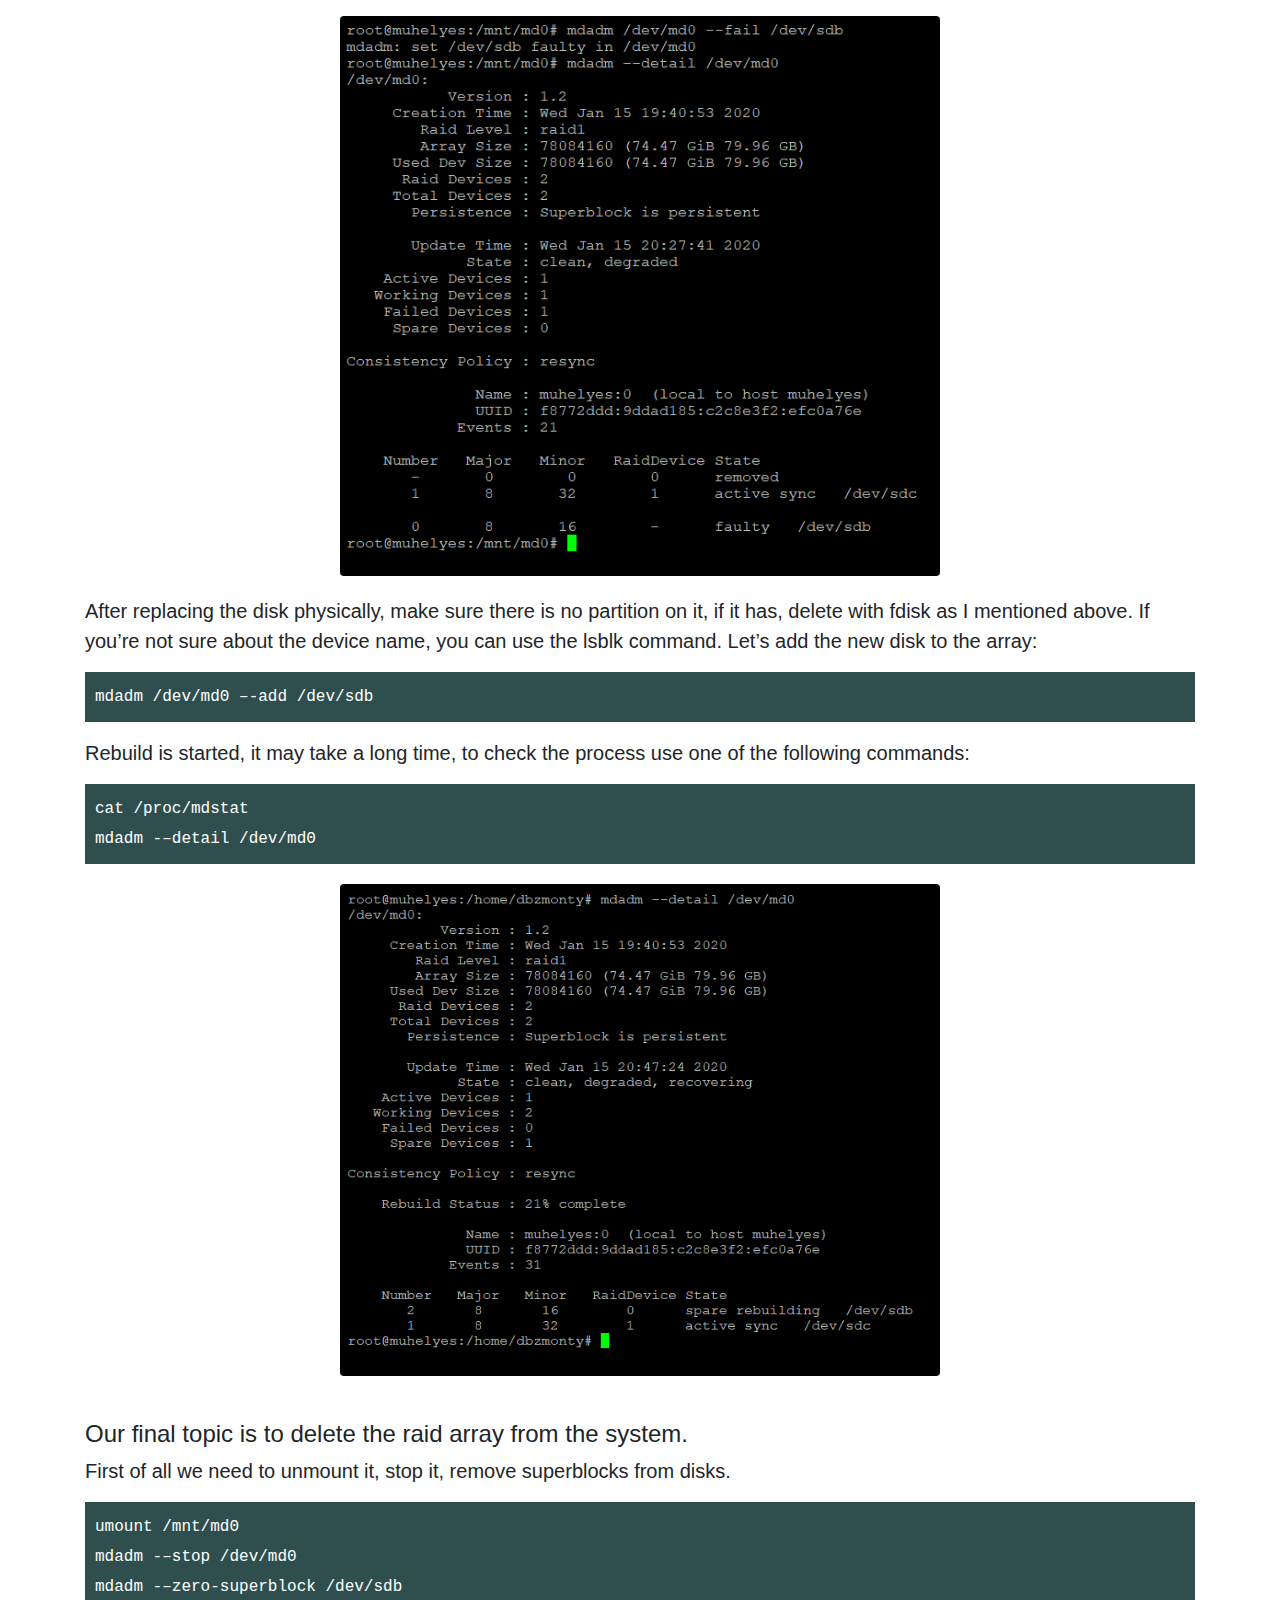
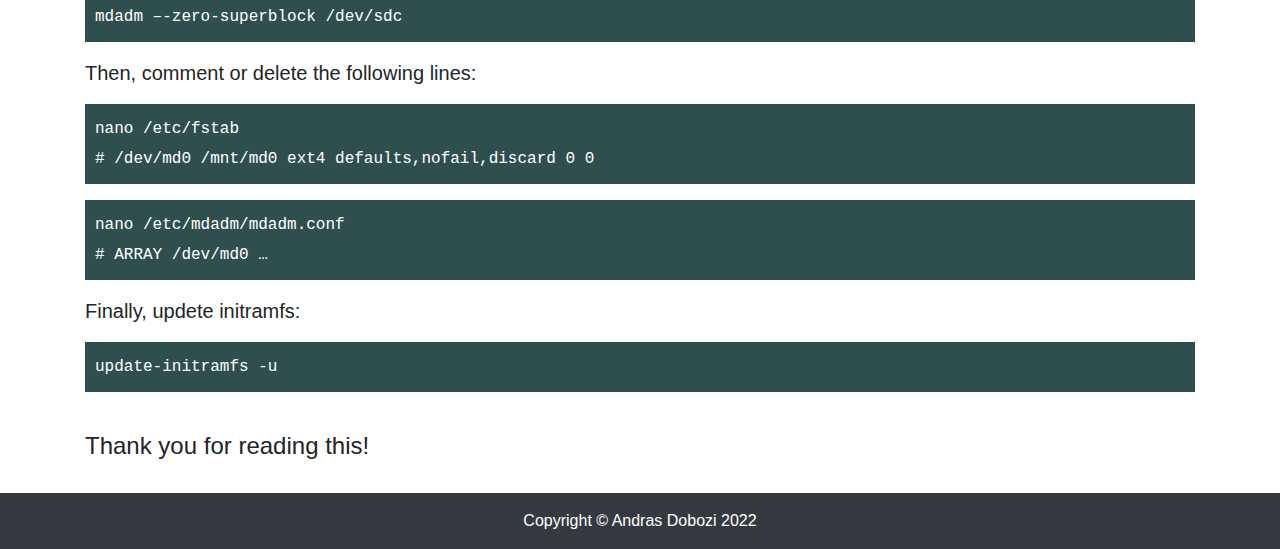
<file: sites/raid.html>
<!doctype html>
<html lang="en">
    <head>
        <meta charset="utf-8">
        <meta name="viewport" content="width=device-width, initial-scale=1, shrink-to-fit=no">
        <title>Andras Dobozi's website</title>

        <link rel="stylesheet" href="https://stackpath.bootstrapcdn.com/bootstrap/4.5.2/css/bootstrap.min.css" integrity="sha384-JcKb8q3iqJ61gNV9KGb8thSsNjpSL0n8PARn9HuZOnIxN0hoP+VmmDGMN5t9UJ0Z" crossorigin="anonymous">
        <link rel="stylesheet" type="text/css" href="../css/custom.css">
    </head>
    <body>
        <!--Start Navigation-->
        <nav id="header" class="navbar fixed-top navbar-expand-lg navbar-dark bg-dark fixed-top">
            <div class="container">
                <a class="navbar-brand" href="../index.html">Andras Dobozi</a>

                <button class="navbar-toggler navbar-toggler-right" type="button" data-toggle="collapse"
                    data-target="#navbarResponsive" aria-controls="navbarResponsive" aria-expanded="false"
                    aria-label="Toggle navigation">
                    <span class="navbar-toggler-icon"></span>
                </button>

                <div class="collapse navbar-collapse" id="navbarResponsive">
                    <ul class="navbar-nav ml-auto">
                        <li class="nav-item">
                            <a class="nav-link" href="../index.html">Home</a>
                        </li>
                        <li class="nav-item">
                            <a class="nav-link active" href="portfolio.html">Portfolio</a>
                        </li>
                        <li class="nav-item">
                            <a class="nav-link" href="cv.html">CV</a>
                        </li>
                        <li class="nav-item">
                            <a class="nav-link" href="contact.html">Contact</a>
                        </li>
                    </ul>
                </div>
            </div>
        </nav>
        <!--End Navigation-->

        <!--Start Content-->
        <br>
        <div class="container">
            <h1 class="display-4">RAID configuration tutorial on Ubuntu Linux</h1>
            <br>
            <h4>In this article, I am going to show you how to configure a RAID 1 array on Ubuntu Linux.</h4>
            <p class="lead">I am using 2 pieces of 80GB hard drives, with a slightly different capacities. First of all let’s switch to superuser to prevent lots of sudos and list the devices and partitions.</p>
            <p class="code">sudo su <br> lsblk --fs</p>
            <img id="raid_1" src="../img/full_raid_1.png" alt="" class="rounded portfolio-img portfolio-img-pointer">
            <p class="lead">We are going to use sdb and sdc. Let’s make sure that disks don’t have any partitions, if there is one at least (sdb1) delete it with fdisk using ‘d’ command:</p>
            <p class="code">fdisk /dev/sdb</p>
            <p class="lead">Install mdadm:</p>
            <p class="code">apt install mdadm</p>
            <p class="lead">Create the RAID 1 array with sdb and sdc:</p>
            <p class="code">mdadm –-create -–verbose /dev/md0 –-level=1 –-raid-devices=2 /dev/sdb /dev/sdc</p>
            <img id="raid_2" src="../img/full_raid_2.png" alt="" class="rounded portfolio-img portfolio-img-pointer">
            <p class="lead">The array is created and syncing is started, check the syncing state:</p>
            <p class="code">cat /proc/mdstat</p>
            <img id="raid_3" src="../img/full_raid_3.png" alt="" class="rounded portfolio-img portfolio-img-pointer">
            <p class="lead">When the sync finishes, you can see the following state:</p>
            <p class="code">cat /proc/mdstat</p>
            <img id="raid_4" src="../img/full_raid_4.png" alt="" class="rounded portfolio-img portfolio-img-pointer">
            <p class="lead">Now the array is ready, let’s make the file system for md0 and mount it to /mnt/md0</p>
            <p class="code">mkfs.ext4 -F /dev/md0 <br> mkdir -p /mnt/md0 <br> mount /dev/md0 /mnt/md0</p>
            <p class="lead">The array’s file system is ready and mounted, to see if it works and check the available free space, type the following command:</p>
            <p class="code">df -h -x devtmpfs -x tmpfs</p>
            <img id="raid_5" src="../img/full_raid_5.png" alt="" class="rounded portfolio-img portfolio-img-pointer">
            <p class="lead">Save the array layout and set it auto-reassembled after reboots:</p>
            <p class="code">mdadm -–detail -–scan | sudo tee -a /etc/mdadm/mdadm.conf <br> update-initramfs -u <br>  echo '/dev/md0 /mnt/md0 ext4 defaults,nofail,discard 0 0' | sudo tee -a /etc/fstab</p>
            <br>
            <h4>Next topic is changing one disk in the array. First, check the state:</h4>
            <p class="code">mdadm -–detail /dev/md0</p>
            <img id="raid_6" src="../img/full_raid_6.png" alt="" class="rounded portfolio-img portfolio-img-pointer">
            <p class="lead">sdb and sdc is active, to replace sdb, we need to set it to faulty and remove it from the array, then shut down the system.</p>
            <p class="code">mdadm /dev/md0 -–fail /dev/sdb <br> mdadm /dev/md0 -–remove /dev/sdb <br> mdadm -–detail /dev/md0 <br> shutdown now</p>
            <img id="raid_7" src="../img/full_raid_7.png" alt="" class="rounded portfolio-img portfolio-img-pointer">
            <p class="lead">After replacing the disk physically, make sure there is no partition on it, if it has, delete with fdisk as I mentioned above. If you’re not sure about the device name, you can use the lsblk command. Let’s add the new disk to the array:</p>
            <p class="code">mdadm /dev/md0 –-add /dev/sdb</p>
            <p class="lead">Rebuild is started, it may take a long time, to check the process use one of the following commands:</p>
            <p class="code">cat /proc/mdstat <br> mdadm -–detail /dev/md0</p>
            <img id="raid_8" src="../img/full_raid_8.png" alt="" class="rounded portfolio-img portfolio-img-pointer">
            <br>
            <h4>Our final topic is to delete the raid array from the system.</h4>
            <p class="lead">First of all we need to unmount it, stop it, remove superblocks from disks.</p>
            <p class="code">umount /mnt/md0 <br> mdadm -–stop /dev/md0 <br> mdadm -–zero-superblock /dev/sdb <br> mdadm –-zero-superblock /dev/sdc</p>
            <p class="lead">Then, comment or delete the following lines:</p>
            <p class="code">nano /etc/fstab <br> # /dev/md0 /mnt/md0 ext4 defaults,nofail,discard 0 0</p>
            <p class="code">nano /etc/mdadm/mdadm.conf <br> # ARRAY /dev/md0 …</p>
            <p class="lead">Finally, updete initramfs:</p>
            <p class="code">update-initramfs -u</p>
            <br>
            <h4>Thank you for reading this!</h4>            
            <br>
        </div>

        <div id="myModal" class="modal">
            <span class="close">&times;</span>
            <img class="modal-content" id="modal-img">
            <div id="caption"></div>
        </div>
        <!--End Content-->
        
        <!--Start Footer-->
        <footer id="footer" class="py-3 bg-dark">
            <div class="container">
                <p class="m-0 text-center text-white">Copyright &copy; Andras Dobozi 2022</p>
            </div>
        </footer>
        <!--End Footer-->

        <!-- Start Script -->
        <script src="https://code.jquery.com/jquery-3.5.1.slim.min.js" integrity="sha384-DfXdz2htPH0lsSSs5nCTpuj/zy4C+OGpamoFVy38MVBnE+IbbVYUew+OrCXaRkfj" crossorigin="anonymous"></script>
        <script src="https://cdn.jsdelivr.net/npm/popper.js@1.16.1/dist/umd/popper.min.js" integrity="sha384-9/reFTGAW83EW2RDu2S0VKaIzap3H66lZH81PoYlFhbGU+6BZp6G7niu735Sk7lN" crossorigin="anonymous"></script>
        <script src="https://stackpath.bootstrapcdn.com/bootstrap/4.5.2/js/bootstrap.min.js" integrity="sha384-B4gt1jrGC7Jh4AgTPSdUtOBvfO8shuf57BaghqFfPlYxofvL8/KUEfYiJOMMV+rV" crossorigin="anonymous"></script>
        <script src="../script/modal_raid.js"></script>
        <!-- End Script -->
    </body>
</html>
</file>
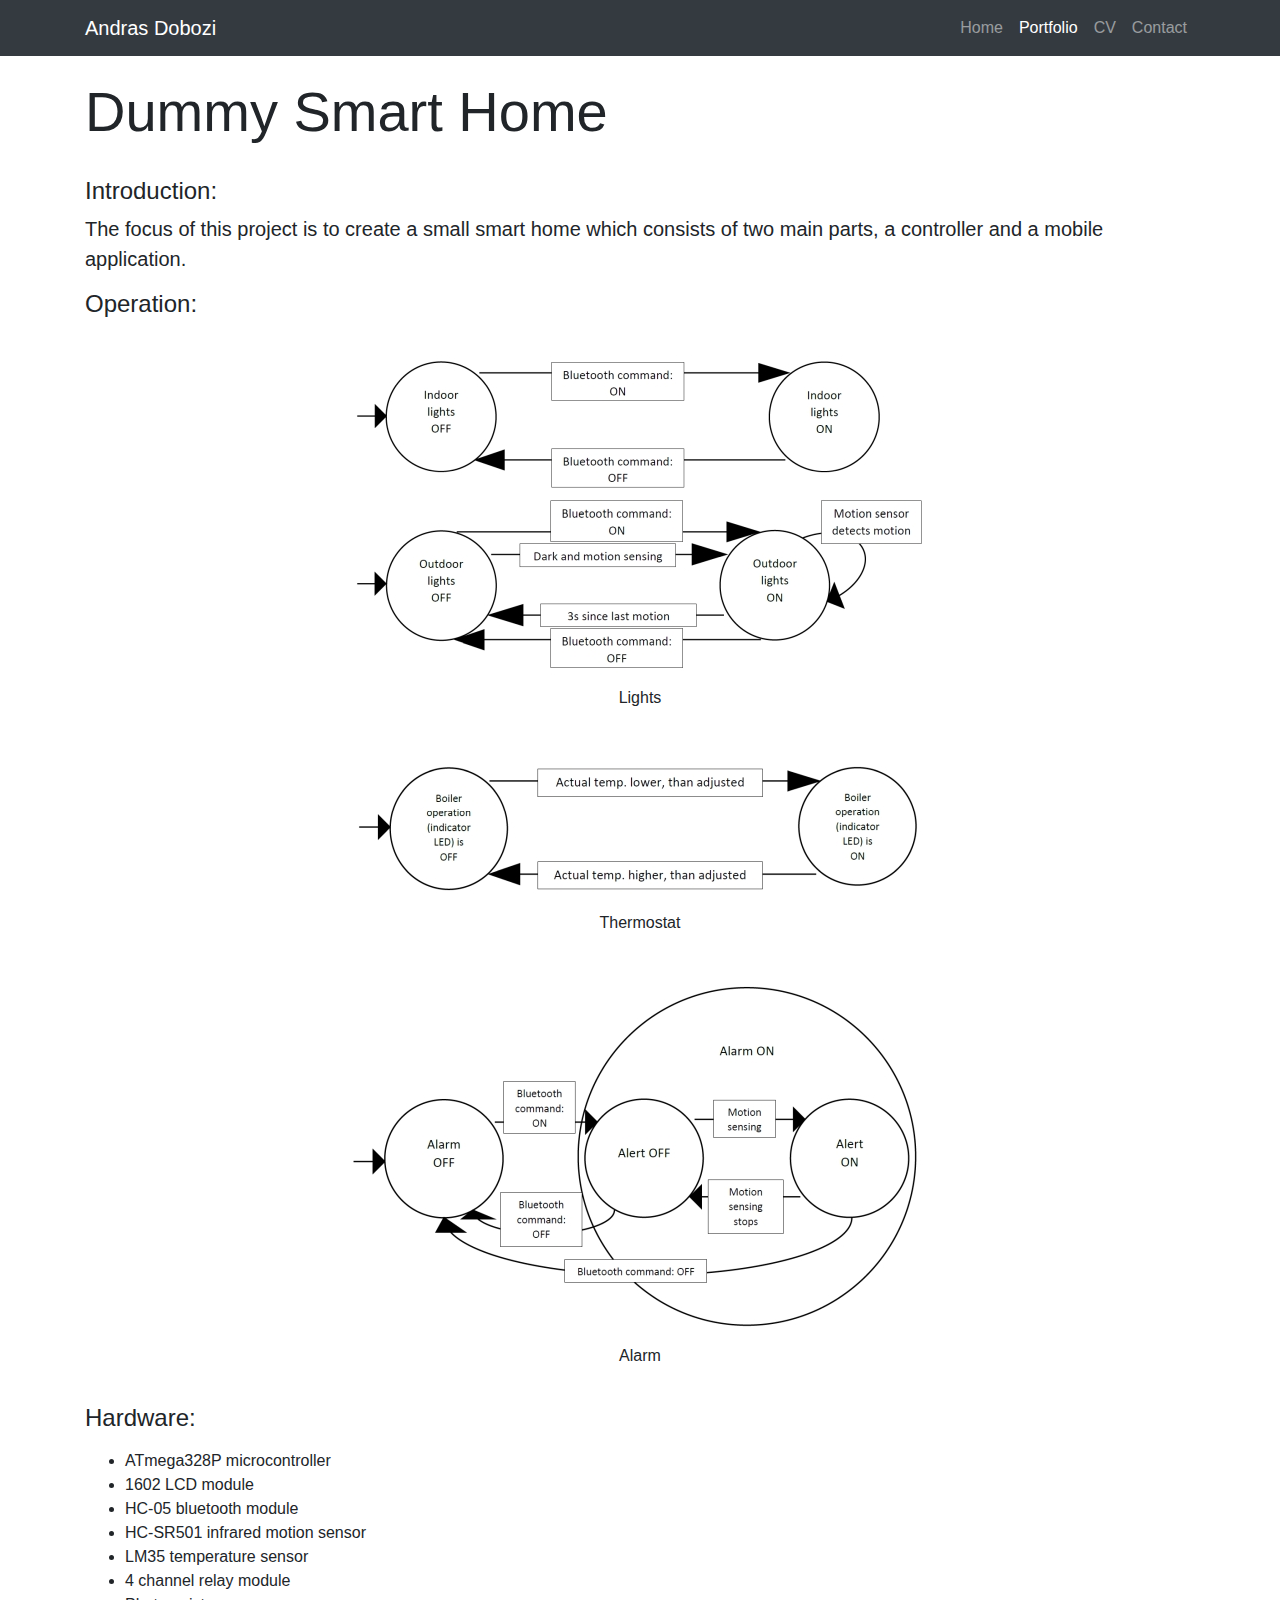
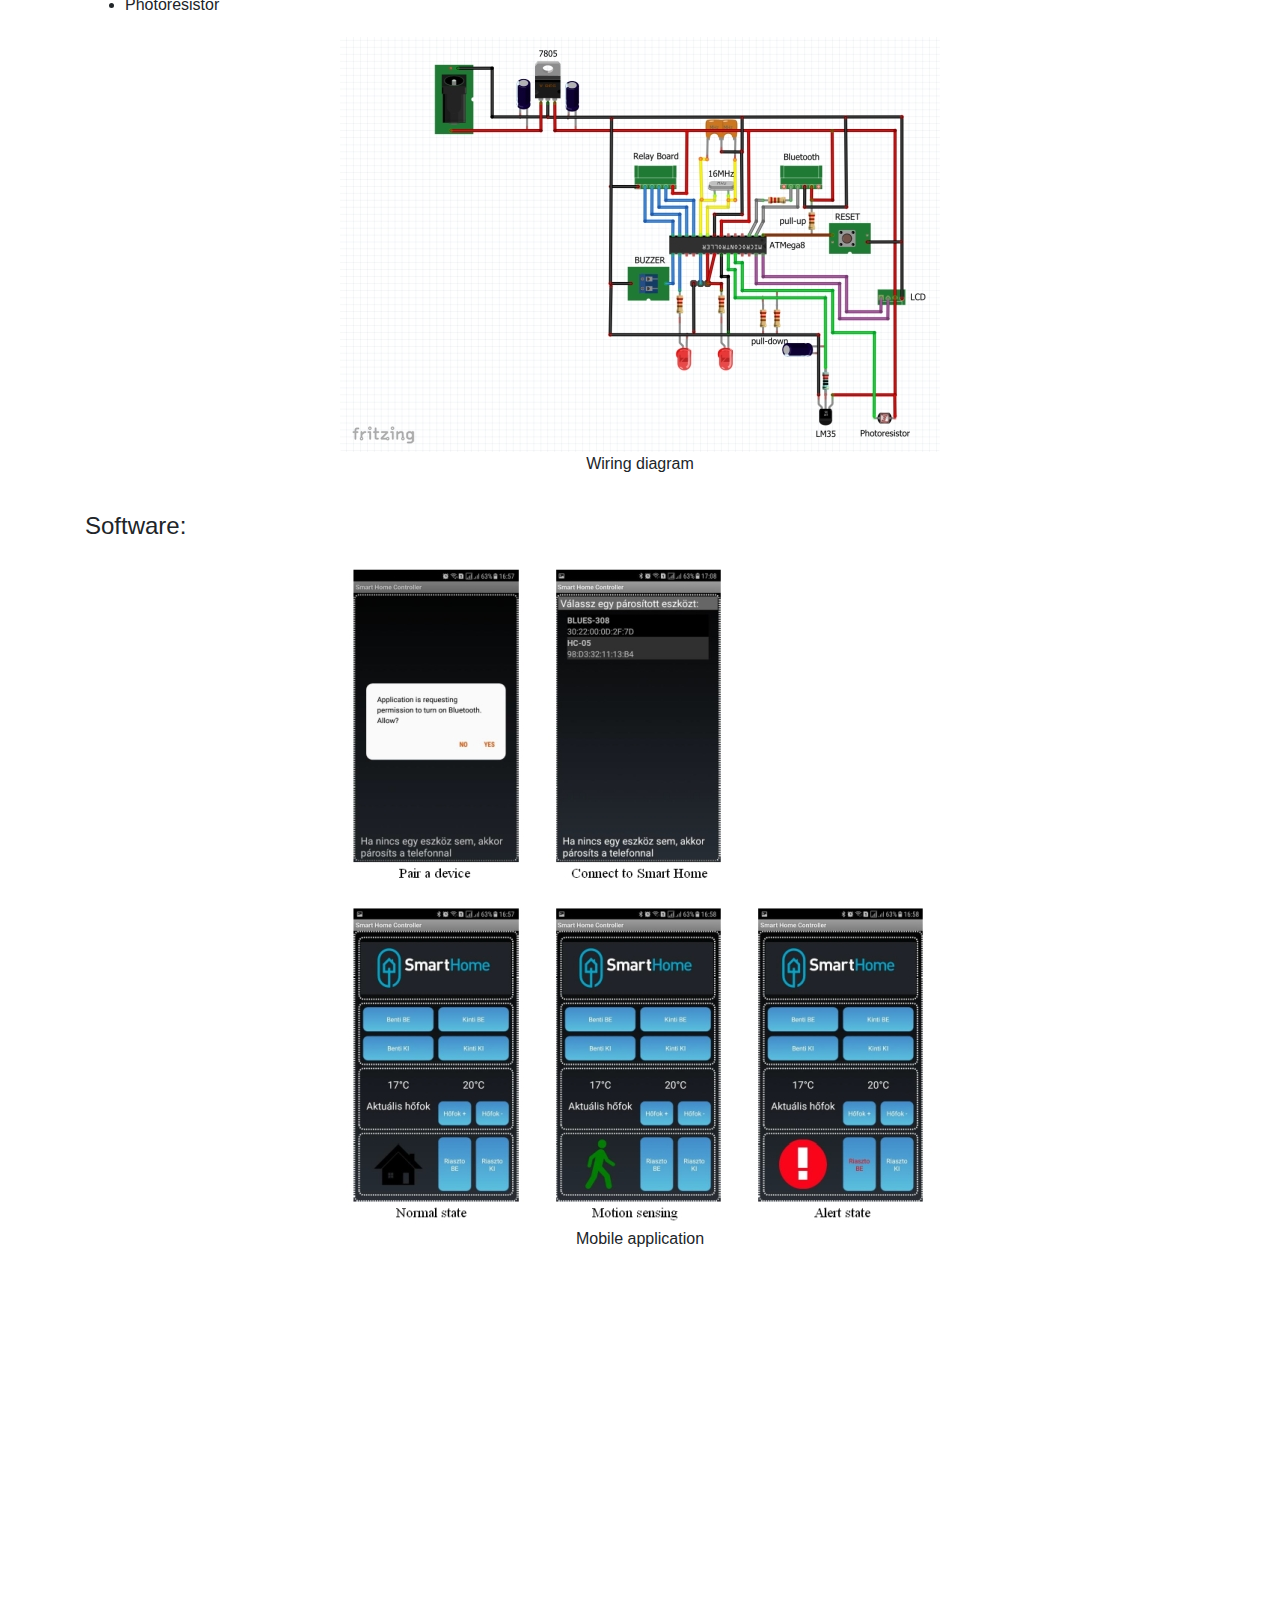
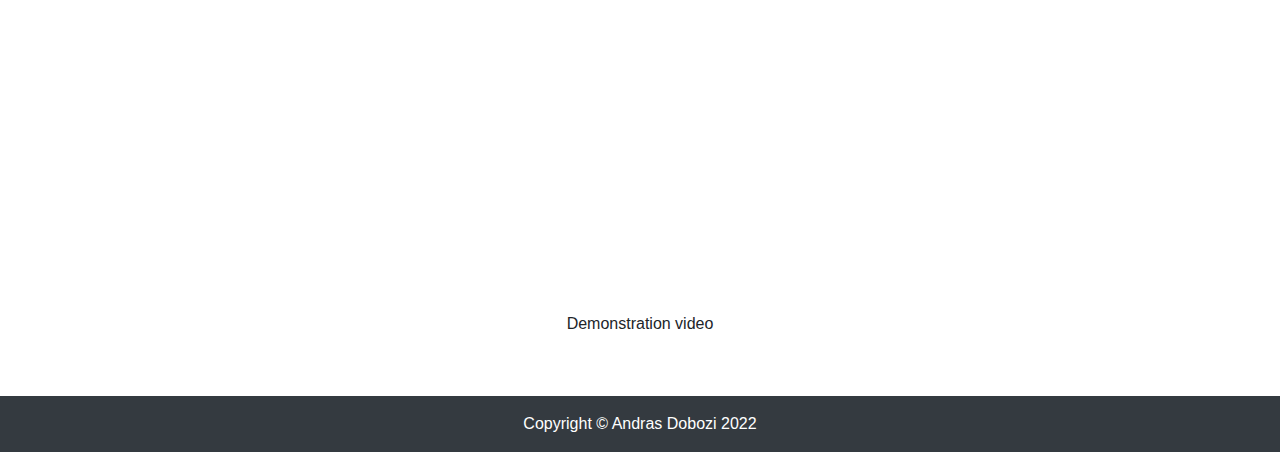
<file: sites/smarthome.html>
<!doctype html>
<html lang="en">
    <head>
        <meta charset="utf-8">
        <meta name="viewport" content="width=device-width, initial-scale=1, shrink-to-fit=no">
        <title>Andras Dobozi's website</title>

        <link rel="stylesheet" href="https://stackpath.bootstrapcdn.com/bootstrap/4.5.2/css/bootstrap.min.css" integrity="sha384-JcKb8q3iqJ61gNV9KGb8thSsNjpSL0n8PARn9HuZOnIxN0hoP+VmmDGMN5t9UJ0Z" crossorigin="anonymous">
        <link rel="stylesheet" type="text/css" href="../css/custom.css">
    </head>
    <body>
        <!--Start Navigation-->
        <nav id="header" class="navbar fixed-top navbar-expand-lg navbar-dark bg-dark fixed-top">
            <div class="container">
                <a class="navbar-brand" href="../index.html">Andras Dobozi</a>

                <button class="navbar-toggler navbar-toggler-right" type="button" data-toggle="collapse"
                    data-target="#navbarResponsive" aria-controls="navbarResponsive" aria-expanded="false"
                    aria-label="Toggle navigation">
                    <span class="navbar-toggler-icon"></span>
                </button>

                <div class="collapse navbar-collapse" id="navbarResponsive">
                    <ul class="navbar-nav ml-auto">
                        <li class="nav-item">
                            <a class="nav-link" href="../index.html">Home</a>
                        </li>
                        <li class="nav-item">
                            <a class="nav-link active" href="portfolio.html">Portfolio</a>
                        </li>
                        <li class="nav-item">
                            <a class="nav-link" href="cv.html">CV</a>
                        </li>
                        <li class="nav-item">
                            <a class="nav-link" href="contact.html">Contact</a>
                        </li>
                    </ul>
                </div>
            </div>
        </nav>
        <!--End Navigation-->

        <!--Start Content-->
        <br>
        <div class="container">
            <h1 class="display-4">Dummy Smart Home</h1>
            <br>
            <h4>Introduction:</h4>
            <p class="lead">The focus of this project is to create a small smart home which consists of two main parts, a controller and a mobile application.</p>
            <h4>Operation:</h4>
            <img id="smarthome_1" src="../img/thumb_smarthome_1_600px.jpg" alt="Lights" class="rounded portfolio-img portfolio-img-pointer">
            <p class="portfolio-img-caption">Lights</p>
            <img id="smarthome_2" src="../img/thumb_smarthome_2_600px.jpg" alt="Thermostat" class="rounded portfolio-img portfolio-img-pointer">
            <p class="portfolio-img-caption">Thermostat</p>
            <img id="smarthome_3" src="../img/thumb_smarthome_3_600px.jpg" alt="Alarm" class="rounded portfolio-img portfolio-img-pointer">
            <p class="portfolio-img-caption">Alarm</p>
            <h4>Hardware:</h4>
            <p class="lead">
                <ul>
                    <li>ATmega328P microcontroller</li>
                    <li>1602 LCD module</li>
                    <li>HC-05 bluetooth module</li>
                    <li>HC-SR501 infrared motion sensor</li>
                    <li>LM35 temperature sensor</li>
                    <li>4 channel relay module</li>
                    <li>Photoresistor</li>
                </ul>
            </p>
            <img id="smarthome_4" src="../img/thumb_smarthome_4_600px.jpg" alt="Wiring diagram" class="rounded portfolio-img portfolio-img-pointer">
            <p class="portfolio-img-caption">Wiring diagram</p>
            <h4>Software:</h4>
            <img id="smarthome_5" src="../img/thumb_smarthome_5_600px.jpg" alt="Mobile application" class="rounded portfolio-img portfolio-img-pointer">
            <p class="portfolio-img-caption">Mobile application</p>
            <P class="portfolio-youtube">
                <style>.embed-container { position: relative; padding-bottom: 56.25%; height: 0; overflow: hidden; max-width: 100%; } .embed-container iframe, .embed-container object, .embed-container embed { position: absolute; top: 0; left: 0; width: 100%; height: 100%; }</style><div class='embed-container'><iframe src='https://www.youtube.com/embed/xI-kFq5DBQM' frameborder='0' allowfullscreen></iframe></div>
            </P>
            <p class="portfolio-img-caption">Demonstration video</p>
            <br>
        </div>

        <div id="myModal" class="modal">
            <span class="close">&times;</span>
            <img class="modal-content" id="modal-img">
            <div id="caption"></div>
        </div>
        <!--End Content-->
        
        <!--Start Footer-->
        <footer id="footer" class="py-3 bg-dark">
            <div class="container">
                <p class="m-0 text-center text-white">Copyright &copy; Andras Dobozi 2022</p>
            </div>
        </footer>
        <!--End Footer-->

        <!-- Start Script -->
        <script src="https://code.jquery.com/jquery-3.5.1.slim.min.js" integrity="sha384-DfXdz2htPH0lsSSs5nCTpuj/zy4C+OGpamoFVy38MVBnE+IbbVYUew+OrCXaRkfj" crossorigin="anonymous"></script>
        <script src="https://cdn.jsdelivr.net/npm/popper.js@1.16.1/dist/umd/popper.min.js" integrity="sha384-9/reFTGAW83EW2RDu2S0VKaIzap3H66lZH81PoYlFhbGU+6BZp6G7niu735Sk7lN" crossorigin="anonymous"></script>
        <script src="https://stackpath.bootstrapcdn.com/bootstrap/4.5.2/js/bootstrap.min.js" integrity="sha384-B4gt1jrGC7Jh4AgTPSdUtOBvfO8shuf57BaghqFfPlYxofvL8/KUEfYiJOMMV+rV" crossorigin="anonymous"></script>
        <script src="../script/modal_smarthome.js"></script>
        <!-- End Script -->
    </body>
</html>
</file>
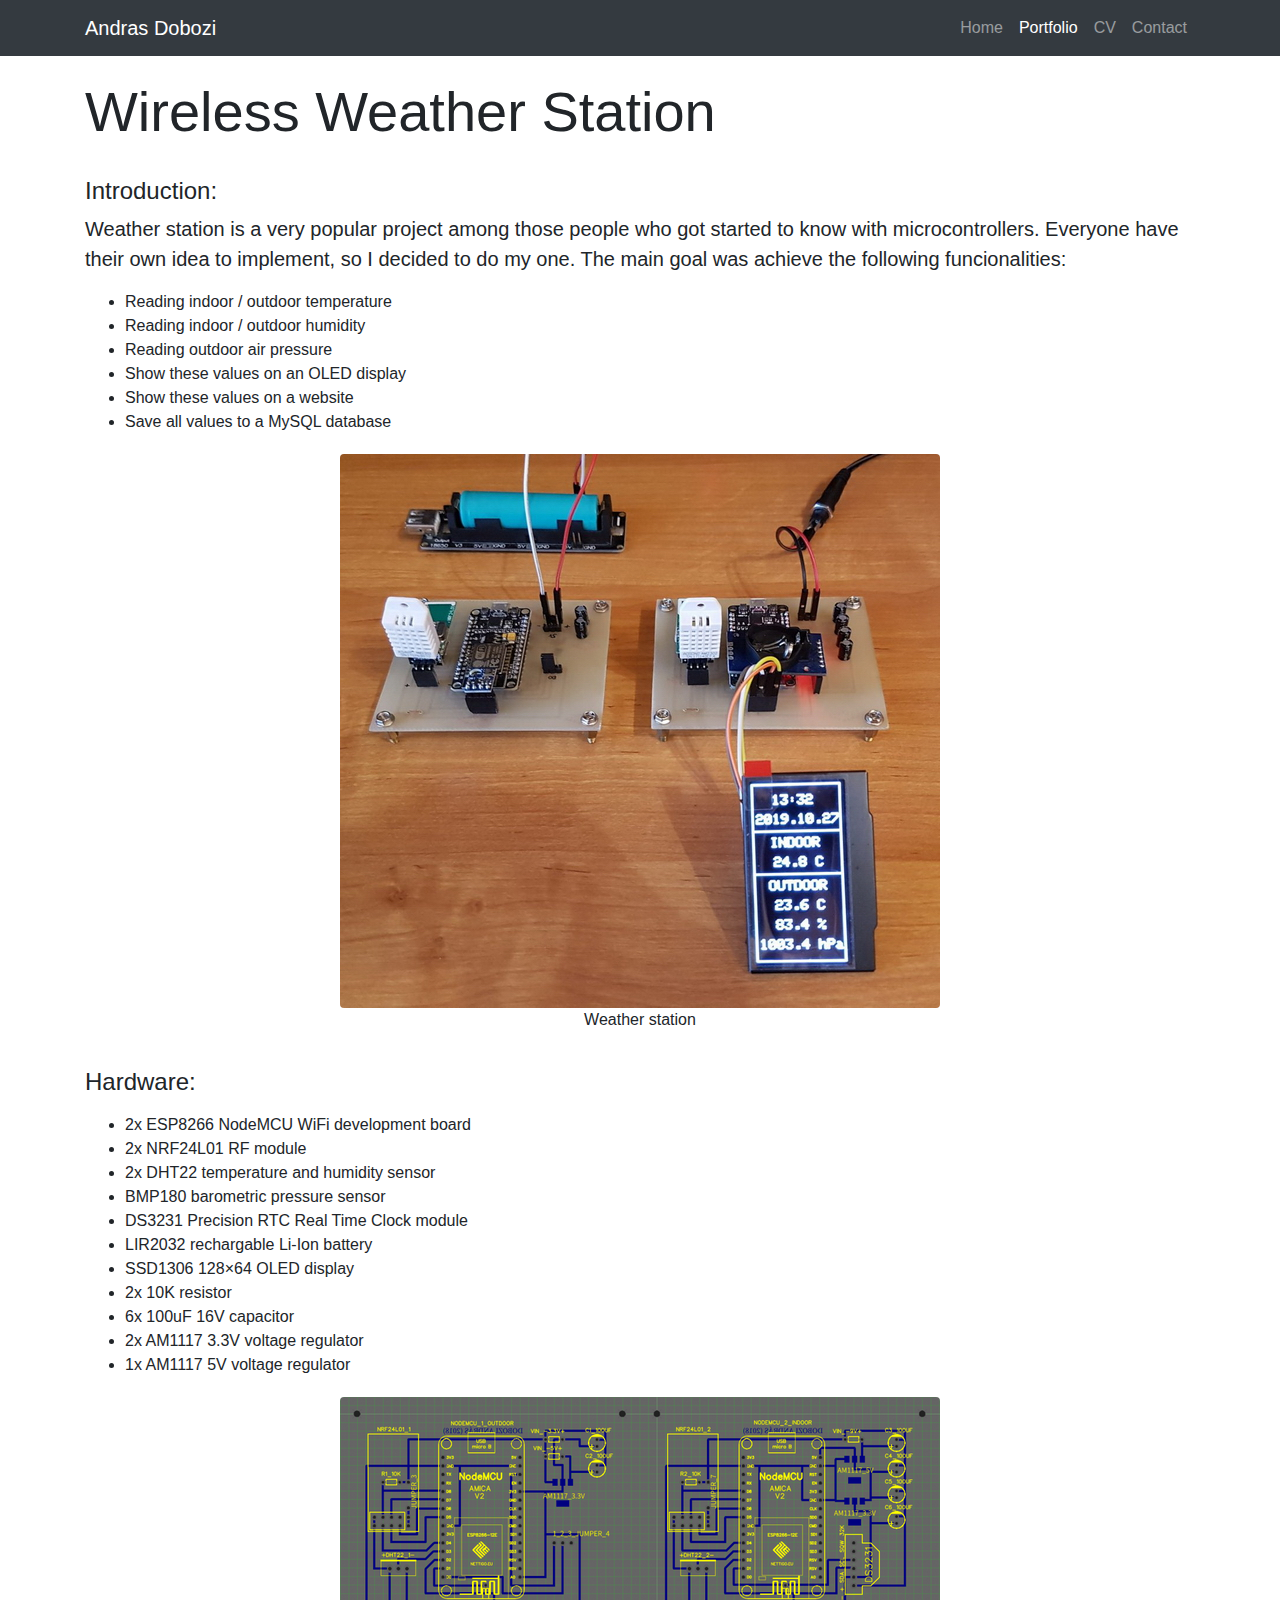
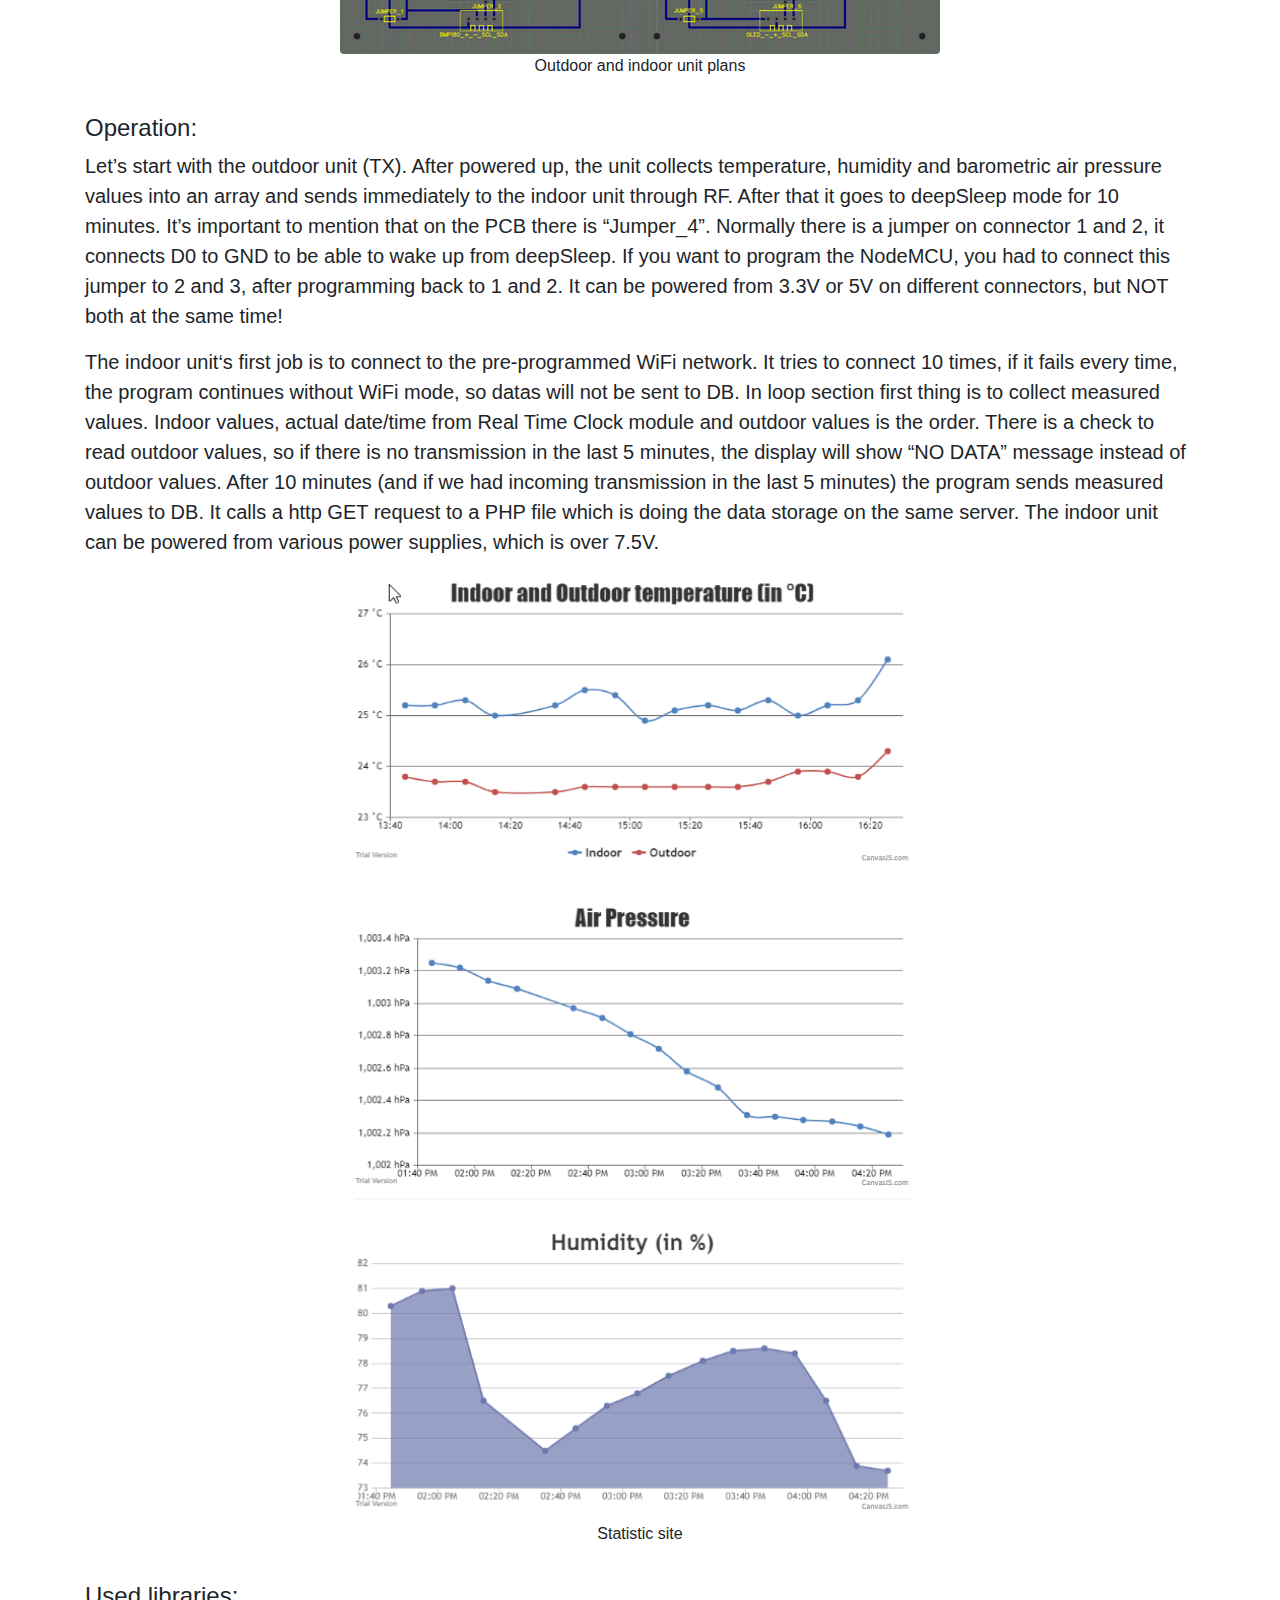
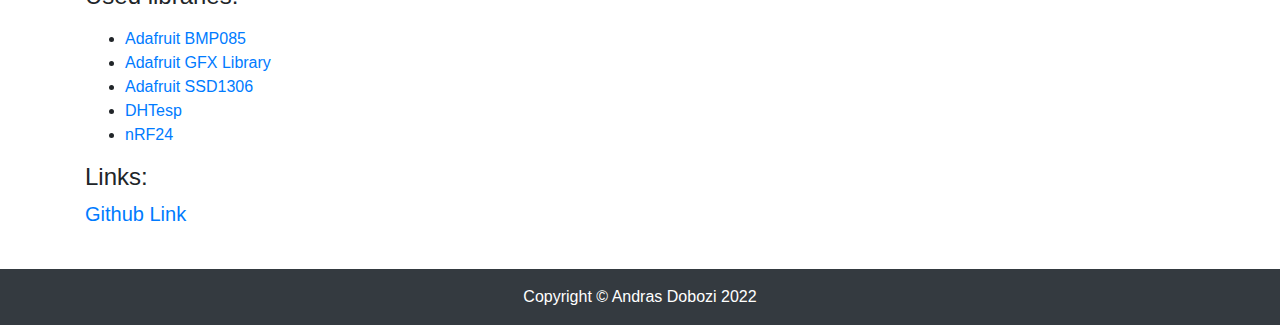
<file: sites/weather.html>
<!doctype html>
<html lang="en">
    <head>
        <meta charset="utf-8">
        <meta name="viewport" content="width=device-width, initial-scale=1, shrink-to-fit=no">
        <title>Andras Dobozi's website</title>

        <link rel="stylesheet" href="https://stackpath.bootstrapcdn.com/bootstrap/4.5.2/css/bootstrap.min.css" integrity="sha384-JcKb8q3iqJ61gNV9KGb8thSsNjpSL0n8PARn9HuZOnIxN0hoP+VmmDGMN5t9UJ0Z" crossorigin="anonymous">
        <link rel="stylesheet" type="text/css" href="../css/custom.css">
    </head>
    <body>
        <!--Start Navigation-->
        <nav id="header" class="navbar fixed-top navbar-expand-lg navbar-dark bg-dark fixed-top">
            <div class="container">
                <a class="navbar-brand" href="../index.html">Andras Dobozi</a>

                <button class="navbar-toggler navbar-toggler-right" type="button" data-toggle="collapse"
                    data-target="#navbarResponsive" aria-controls="navbarResponsive" aria-expanded="false"
                    aria-label="Toggle navigation">
                    <span class="navbar-toggler-icon"></span>
                </button>

                <div class="collapse navbar-collapse" id="navbarResponsive">
                    <ul class="navbar-nav ml-auto">
                        <li class="nav-item">
                            <a class="nav-link" href="../index.html">Home</a>
                        </li>
                        <li class="nav-item">
                            <a class="nav-link active" href="portfolio.html">Portfolio</a>
                        </li>
                        <li class="nav-item">
                            <a class="nav-link" href="cv.html">CV</a>
                        </li>
                        <li class="nav-item">
                            <a class="nav-link" href="contact.html">Contact</a>
                        </li>
                    </ul>
                </div>
            </div>
        </nav>
        <!--End Navigation-->

        <!--Start Content-->
        <br>
        <div class="container">
            <h1 class="display-4">Wireless Weather Station</h1>
            <br>
            <h4>Introduction:</h4>
            <p class="lead">Weather station is a very popular project among those people who got started to know with microcontrollers. Everyone have their own idea to implement, so I decided to do my one. The main goal was achieve the following funcionalities:</p>            
            <p class="lead">
                <ul>
                    <li>Reading indoor / outdoor temperature</li>
                    <li>Reading indoor / outdoor humidity</li>
                    <li>Reading outdoor air pressure</li>
                    <li>Show these values on an OLED display</li>
                    <li>Show these values on a website</li>
                    <li>Save all values to a MySQL database</li>
                </ul>
            </p>
            <img id="weather_1" src="../img/thumb_weather_1_600px.jpg" alt="Weather station" class="rounded portfolio-img portfolio-img-pointer">
            <p class="portfolio-img-caption">Weather station</p>
            <h4>Hardware:</h4>
            <p class="lead">
                <ul>
                    <li>2x ESP8266 NodeMCU WiFi development board</li>
                    <li>2x NRF24L01 RF module</li>
                    <li>2x DHT22 temperature and humidity sensor</li>
                    <li>BMP180 barometric pressure sensor</li>
                    <li>DS3231 Precision RTC Real Time Clock module</li>
                    <li>LIR2032 rechargable Li-Ion battery</li>
                    <li>SSD1306 128×64 OLED display</li>
                    <li>2x 10K resistor</li>
                    <li>6x 100uF 16V capacitor</li>
                    <li>2x AM1117 3.3V voltage regulator</li>
                    <li>1x AM1117 5V voltage regulator</li>
                </ul>
            </p>
            <img id="weather_2" src="../img/thumb_weather_2_600px.png" alt="Outdoor and indoor unit plans" class="rounded portfolio-img portfolio-img-pointer">
            <p class="portfolio-img-caption">Outdoor and indoor unit plans</p>
            <h4>Operation:</h4>
            <p class="lead">Let’s start with the outdoor unit (TX). After powered up, the unit collects temperature, humidity and barometric air pressure values into an array and sends immediately to the indoor unit through RF. After that it goes to deepSleep mode for 10 minutes. It’s important to mention that on the PCB there is “Jumper_4”. Normally there is a jumper on connector 1 and 2, it connects D0 to GND to be able to wake up from deepSleep. If you want to program the NodeMCU, you had to connect this jumper to 2 and 3, after programming back to 1 and 2. It can be powered from 3.3V or 5V on different connectors, but NOT both at the same time!</p>
            <p class="lead">The indoor unit‘s first job is to connect to the pre-programmed WiFi network. It tries to connect 10 times, if it fails every time, the program continues without WiFi mode, so datas will not be sent to DB. In loop section first thing is to collect measured values. Indoor values, actual date/time from Real Time Clock module and outdoor values is the order. There is a check to read outdoor values, so if there is no transmission in the last 5 minutes, the display will show “NO DATA” message instead of outdoor values. After 10 minutes (and if we had incoming transmission in the last 5 minutes) the program sends measured values to DB. It calls a http GET request to a PHP file which is doing the data storage on the same server. The indoor unit can be powered from various power supplies, which is over 7.5V.</p>
            <img id="weather_3" src="../img/thumb_weather_3_600px.png" alt="Statistic site" class="rounded portfolio-img portfolio-img-pointer">
            <p class="portfolio-img-caption">Statistic site</p>
            <h4>Used libraries:</h4>
            <p class="lead">
                <ul>
                    <li><a href="https://github.com/adafruit/Adafruit-BMP085-Library" target="_blank">Adafruit BMP085</a></li>
                    <li><a href="https://github.com/adafruit/Adafruit-GFX-Library" target="_blank">Adafruit GFX Library</a></li>
                    <li><a href="https://github.com/adafruit/Adafruit_SSD1306" target="_blank">Adafruit SSD1306</a></li>
                    <li><a href="https://github.com/beegee-tokyo/DHTesp" target="_blank">DHTesp</a></li>
                    <li><a href="https://github.com/nRF24/RF24" target="_blank">nRF24</a></li>                    
                </ul>
            </p>
            <h4>Links:</h4>
            <p class="lead">
                <a href="https://github.com/dbzmonty/Weather_Station" target="_blank">Github Link</a>
            </p>
            <br>
        </div>

        <div id="myModal" class="modal">
            <span class="close">&times;</span>
            <img class="modal-content" id="modal-img">
            <div id="caption"></div>
        </div>
        <!--End Content-->
        
        <!--Start Footer-->
        <footer id="footer" class="py-3 bg-dark">
            <div class="container">
                <p class="m-0 text-center text-white">Copyright &copy; Andras Dobozi 2022</p>
            </div>
        </footer>
        <!--End Footer-->

        <!-- Start Script -->
        <script src="https://code.jquery.com/jquery-3.5.1.slim.min.js" integrity="sha384-DfXdz2htPH0lsSSs5nCTpuj/zy4C+OGpamoFVy38MVBnE+IbbVYUew+OrCXaRkfj" crossorigin="anonymous"></script>
        <script src="https://cdn.jsdelivr.net/npm/popper.js@1.16.1/dist/umd/popper.min.js" integrity="sha384-9/reFTGAW83EW2RDu2S0VKaIzap3H66lZH81PoYlFhbGU+6BZp6G7niu735Sk7lN" crossorigin="anonymous"></script>
        <script src="https://stackpath.bootstrapcdn.com/bootstrap/4.5.2/js/bootstrap.min.js" integrity="sha384-B4gt1jrGC7Jh4AgTPSdUtOBvfO8shuf57BaghqFfPlYxofvL8/KUEfYiJOMMV+rV" crossorigin="anonymous"></script>
        <script src="../script/modal_weather.js"></script>
        <!-- End Script -->
    </body>
</html>
</file>
<file: css/custom.css>
html {
    overflow-y:scroll;
}

body {
    padding-top: 54px;
}

.card {
    background-color: lightgray;
}

.portfolio-img {
    display: block;
    margin-left: auto;
    margin-right: auto;
    margin-top: 20px;
    margin-bottom: 20px;
    
    width: 100%;
    height: auto;
    max-width: 600px;
}

.portfolio-img-pointer:hover {
    cursor: pointer;    
    opacity: 0.7;
}

.portfolio-img-caption {
    text-align: center;
    font-weight:300;
    position: relative;
    top: -20px;
}

.portfolio-youtube {
    text-align: center;
    margin: 20px;
}

.modal {
    display: none;
    position: fixed;
    z-index: 1;
    padding-top: 100px;
    left: 0;
    top: 0;
    width: 100%;
    height: 100%;
    overflow: auto;
    background-color: rgb(0,0,0);
    background-color: rgba(0,0,0,0.9);
  }
  
/* Image */
.modal-content {
    margin: auto;
    display: block;
    width: 80%;
    max-width: 1000px;
}
  
#caption {
    margin: auto;
    display: block;
    width: 80%;
    max-width: 700px;
    text-align: center;
    color: #ccc;
    padding: 10px 0;
    height: 150px;
}
  
/* Animation */
.modal-content, #caption {  
    -webkit-animation-name: zoom;
    -webkit-animation-duration: 0.6s;
    animation-name: zoom;
    animation-duration: 0.6s;
}
  
@-webkit-keyframes zoom {
    from {-webkit-transform:scale(0)} 
    to {-webkit-transform:scale(1)}
}
  
@keyframes zoom {
    from {transform:scale(0)} 
    to {transform:scale(1)}
}
  
/* Close Button */
.close {
    position: absolute;
    top: 15px;
    right: 35px;
    color: #f1f1f1;
    font-size: 40px;
    font-weight: bold;
    transition: 0.3s;
}
  
.close:hover,
.close:focus {
    color: #bbb;
    text-decoration: none;
    cursor: pointer;
}
  
/* 100% Image Width on Smaller Screens */
@media only screen and (max-width: 700px){
    .modal-content {
      width: 100%;
    }
}

.code {
    background-color: darkslategrey;
    color: white;;
    padding: 10px;
    font-family: 'Courier New', Courier, monospace;
    line-height: 30px;
}
</file>
